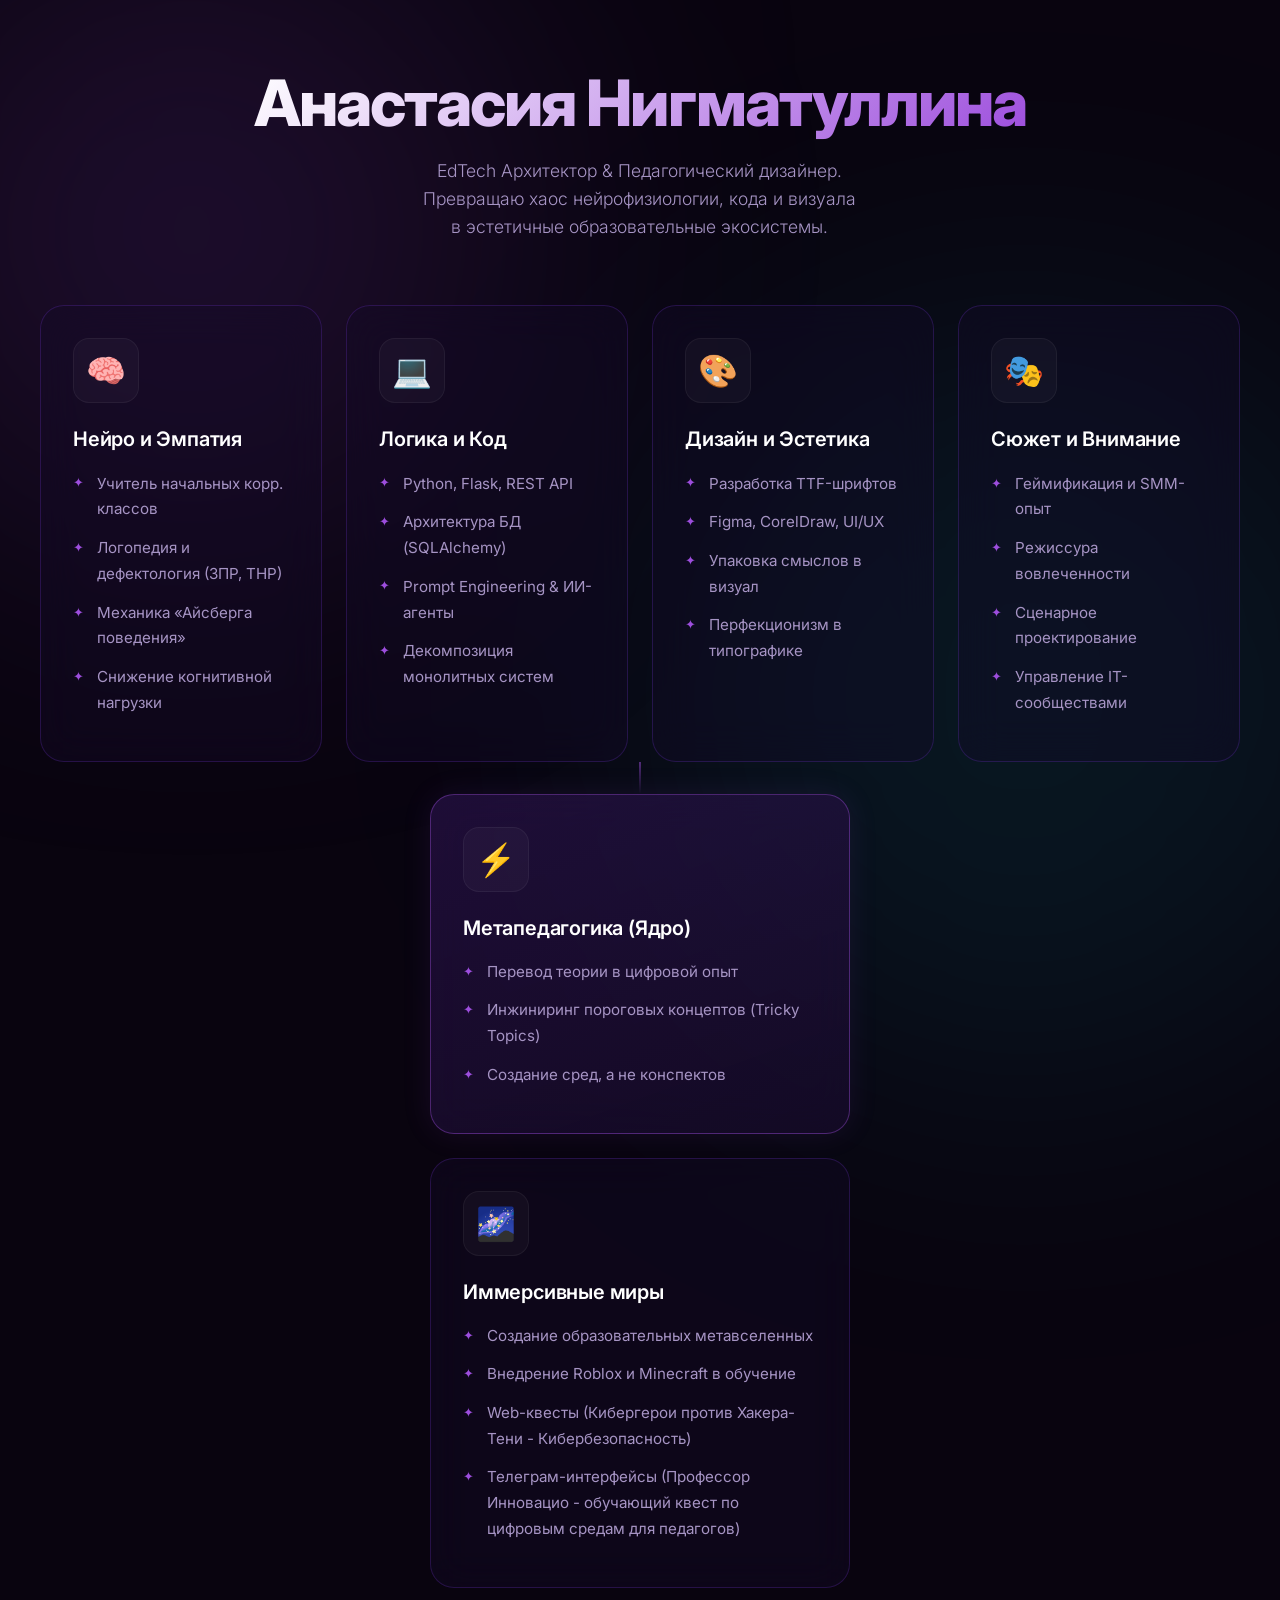
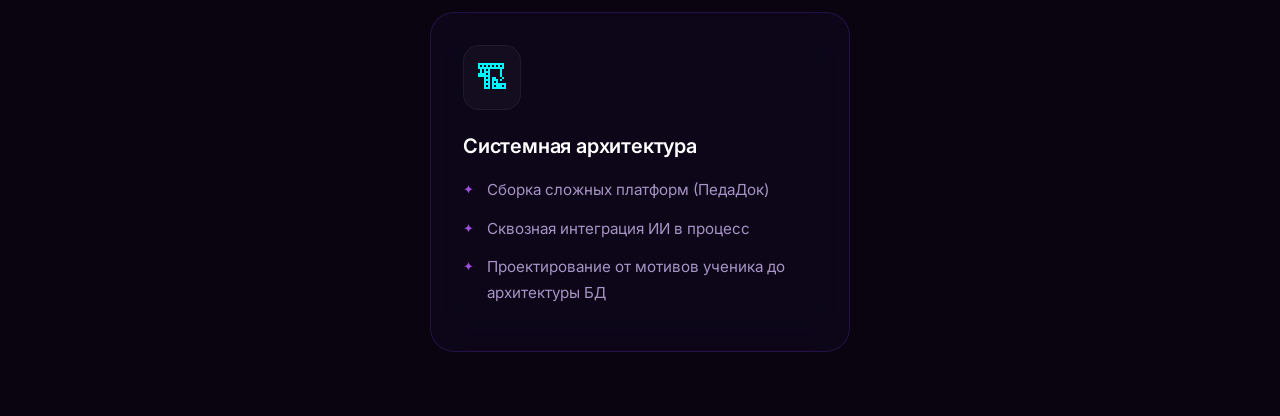
<file: index.html>
<!DOCTYPE html>
<html lang="ru">
<head>
    <meta charset="UTF-8">
    <meta name="viewport" content="width=device-width, initial-scale=1.0">
    <title>Архитектура Навыков | Анастасия Нигматуллина</title>
    <style>
        @import url('https://fonts.googleapis.com/css2?family=Inter:wght@300;400;600;800&display=swap');

        :root {
            --bg-deep: #09040f;
            --glass-bg: rgba(22, 11, 41, 0.4);
            --glass-border: rgba(142, 68, 255, 0.2);
            --neon-purple: #9d4edd;
            --neon-cyan: #00f5ff;
            --text-main: #f3e8ff;
            --text-muted: #a694c4;
        }

        * {
            box-sizing: border-box;
            margin: 0;
            padding: 0;
        }

        body {
            background-color: var(--bg-deep);
            color: var(--text-main);
            font-family: 'Inter', sans-serif;
            overflow-x: hidden;
            position: relative;
            min-height: 100vh;
            padding: 4rem 2rem;
            display: flex;
            flex-direction: column;
            align-items: center;
        }

        /* Абстрактный фоновый шум и свечение */
        .ambient-light {
            position: fixed;
            border-radius: 50%;
            filter: blur(140px);
            z-index: -1;
            pointer-events: none;
        }

        .light-1 {
            top: -10%; left: -10%;
            width: 50vw; height: 50vw;
            background: rgba(157, 78, 221, 0.15);
        }

        .light-2 {
            bottom: -20%; right: -10%;
            width: 60vw; height: 60vw;
            background: rgba(0, 245, 255, 0.08);
        }

        /* Заголовок */
        header {
            text-align: center;
            margin-bottom: 4rem;
            position: relative;
            z-index: 10;
        }

        h1 {
            font-size: clamp(2.5rem, 5vw, 4rem);
            font-weight: 800;
            letter-spacing: -0.03em;
            margin-bottom: 1rem;
            background: linear-gradient(135deg, #ffffff 0%, var(--neon-purple) 100%);
            -webkit-background-clip: text;
            -webkit-text-fill-color: transparent;
        }

        .subtitle {
            font-size: 1.1rem;
            font-weight: 300;
            color: var(--text-muted);
            max-width: 650px;
            margin: 0 auto;
            line-height: 1.6;
        }

        /* T-Shape Layout */
        .t-architecture {
            display: flex;
            flex-direction: column;
            align-items: center;
            width: 100%;
            max-width: 1200px;
            position: relative;
            z-index: 10;
        }

        /* Горизонталь (Сканнер) */
        .horizontal-layer {
            display: grid;
            grid-template-columns: repeat(auto-fit, minmax(260px, 1fr));
            gap: 1.5rem;
            width: 100%;
            margin-bottom: 2rem;
        }

        /* Карточки-Глассморфизм */
        .glass-card {
            background: var(--glass-bg);
            backdrop-filter: blur(20px);
            -webkit-backdrop-filter: blur(20px);
            border: 1px solid var(--glass-border);
            border-radius: 24px;
            padding: 2rem;
            transition: transform 0.4s cubic-bezier(0.16, 1, 0.3, 1), border-color 0.4s ease;
            position: relative;
            overflow: hidden;
        }

        .glass-card::before {
            content: '';
            position: absolute;
            top: 0; left: 0; right: 0;
            height: 1px;
            background: linear-gradient(90deg, transparent, var(--neon-purple), transparent);
            opacity: 0;
            transition: opacity 0.4s ease;
        }

        .glass-card:hover {
            transform: translateY(-8px);
            border-color: rgba(157, 78, 221, 0.5);
            box-shadow: 0 10px 40px -10px rgba(157, 78, 221, 0.2);
        }

        .glass-card:hover::before {
            opacity: 1;
        }

        .icon-wrapper {
            font-size: 2rem;
            margin-bottom: 1.5rem;
            display: inline-block;
            background: rgba(255,255,255,0.03);
            padding: 12px;
            border-radius: 16px;
            border: 1px solid rgba(255,255,255,0.05);
        }

        h3 {
            font-size: 1.25rem;
            font-weight: 600;
            color: #ffffff;
            margin-bottom: 1.2rem;
            letter-spacing: -0.01em;
        }

        ul {
            list-style: none;
            color: var(--text-muted);
            font-size: 0.95rem;
            line-height: 1.7;
        }

        li {
            margin-bottom: 0.8rem;
            position: relative;
            padding-left: 1.5rem;
        }

        li::before {
            content: '✦';
            position: absolute;
            left: 0;
            color: var(--neon-purple);
            font-size: 0.8rem;
            top: 2px;
        }

        /* Вертикаль (Глубина) */
        .vertical-layer {
            display: flex;
            flex-direction: column;
            gap: 1.5rem;
            width: 100%;
            max-width: 420px;
            position: relative;
        }

        /* Соединительная линия T-Shape */
        .vertical-layer::after {
            content: '';
            position: absolute;
            top: -2rem;
            left: 50%;
            transform: translateX(-50%);
            width: 1px;
            height: 2rem;
            background: linear-gradient(to bottom, var(--neon-purple), transparent);
            z-index: -1;
        }

        /* Ядро профиля */
        .core-node {
            background: linear-gradient(160deg, rgba(46, 20, 82, 0.6) 0%, rgba(22, 11, 41, 0.8) 100%);
            border: 1px solid rgba(157, 78, 221, 0.4);
            box-shadow: 0 0 30px rgba(157, 78, 221, 0.1);
        }
    </style>
</head>
<body>

    <div class="ambient-light light-1"></div>
    <div class="ambient-light light-2"></div>

    <header>
        <h1>Анастасия Нигматуллина</h1>
        <p class="subtitle">EdTech Архитектор & Педагогический дизайнер.<br>Превращаю хаос нейрофизиологии, кода и визуала <br>в эстетичные образовательные экосистемы.</p>
    </header>

    <div class="t-architecture">
        
        <!-- ГОРИЗОНТАЛЬ (Ширина охвата) -->
        <div class="horizontal-layer">
            <div class="glass-card">
                <div class="icon-wrapper">🧠</div>
                <h3>Нейро и Эмпатия</h3>
                <ul>
                    <li>Учитель начальных корр. классов</li>
                    <li>Логопедия и дефектология (ЗПР, ТНР)</li>
                    <li>Механика «Айсберга поведения»</li>
                    <li>Снижение когнитивной нагрузки</li>
                </ul>
            </div>
            <div class="glass-card">
                <div class="icon-wrapper">💻</div>
                <h3>Логика и Код</h3>
                <ul>
                    <li>Python, Flask, REST API</li>
                    <li>Архитектура БД (SQLAlchemy)</li>
                    <li>Prompt Engineering & ИИ-агенты</li>
                    <li>Декомпозиция монолитных систем</li>
                </ul>
            </div>
            <div class="glass-card">
                <div class="icon-wrapper">🎨</div>
                <h3>Дизайн и Эстетика</h3>
                <ul>
                    <li>Разработка TTF-шрифтов</li>
                    <li>Figma, CorelDraw, UI/UX</li>
                    <li>Упаковка смыслов в визуал</li>
                    <li>Перфекционизм в типографике</li>
                </ul>
            </div>
            <div class="glass-card">
                <div class="icon-wrapper">🎭</div>
                <h3>Сюжет и Внимание</h3>
                <ul>
                    <li>Геймификация и SMM-опыт</li>
                    <li>Режиссура вовлеченности</li>
                    <li>Сценарное проектирование</li>
                    <li>Управление IT-сообществами</li>
                </ul>
            </div>
        </div>

        <!-- ВЕРТИКАЛЬ (Глубокая экспертиза) -->
        <div class="vertical-layer">
            <div class="glass-card core-node">
                <div class="icon-wrapper" style="color: var(--neon-cyan);">⚡</div>
                <h3>Метапедагогика (Ядро)</h3>
                <ul>
                    <li>Перевод теории в цифровой опыт</li>
                    <li>Инжиниринг пороговых концептов (Tricky Topics)</li>
                    <li>Создание сред, а не конспектов</li>
                </ul>
            </div>
            <div class="glass-card">
                <div class="icon-wrapper" style="color: var(--neon-cyan);">🌌</div>
                <h3>Иммерсивные миры</h3>
                <ul>
                  <li>Создание образовательных метавселенных</li>
                    <li>Внедрение Roblox и Minecraft в обучение</li>
                    <li>Web-квесты (Кибергерои против Хакера-Тени - Кибербезопасность)</li>
                    <li>Телеграм-интерфейсы (Профессор Инновацио - обучающий квест по цифровым средам для педагогов)</li>
                </ul>
            </div>
            <div class="glass-card">
                <div class="icon-wrapper" style="color: var(--neon-cyan);">🏗</div>
                <h3>Системная архитектура</h3>
                <ul>
                    <li>Сборка сложных платформ (ПедаДок)</li>
                    <li>Сквозная интеграция ИИ в процесс</li>
                    <li>Проектирование от мотивов ученика до архитектуры БД</li>
                </ul>
            </div>
        </div>

    </div>

</body>
</html>
</file>
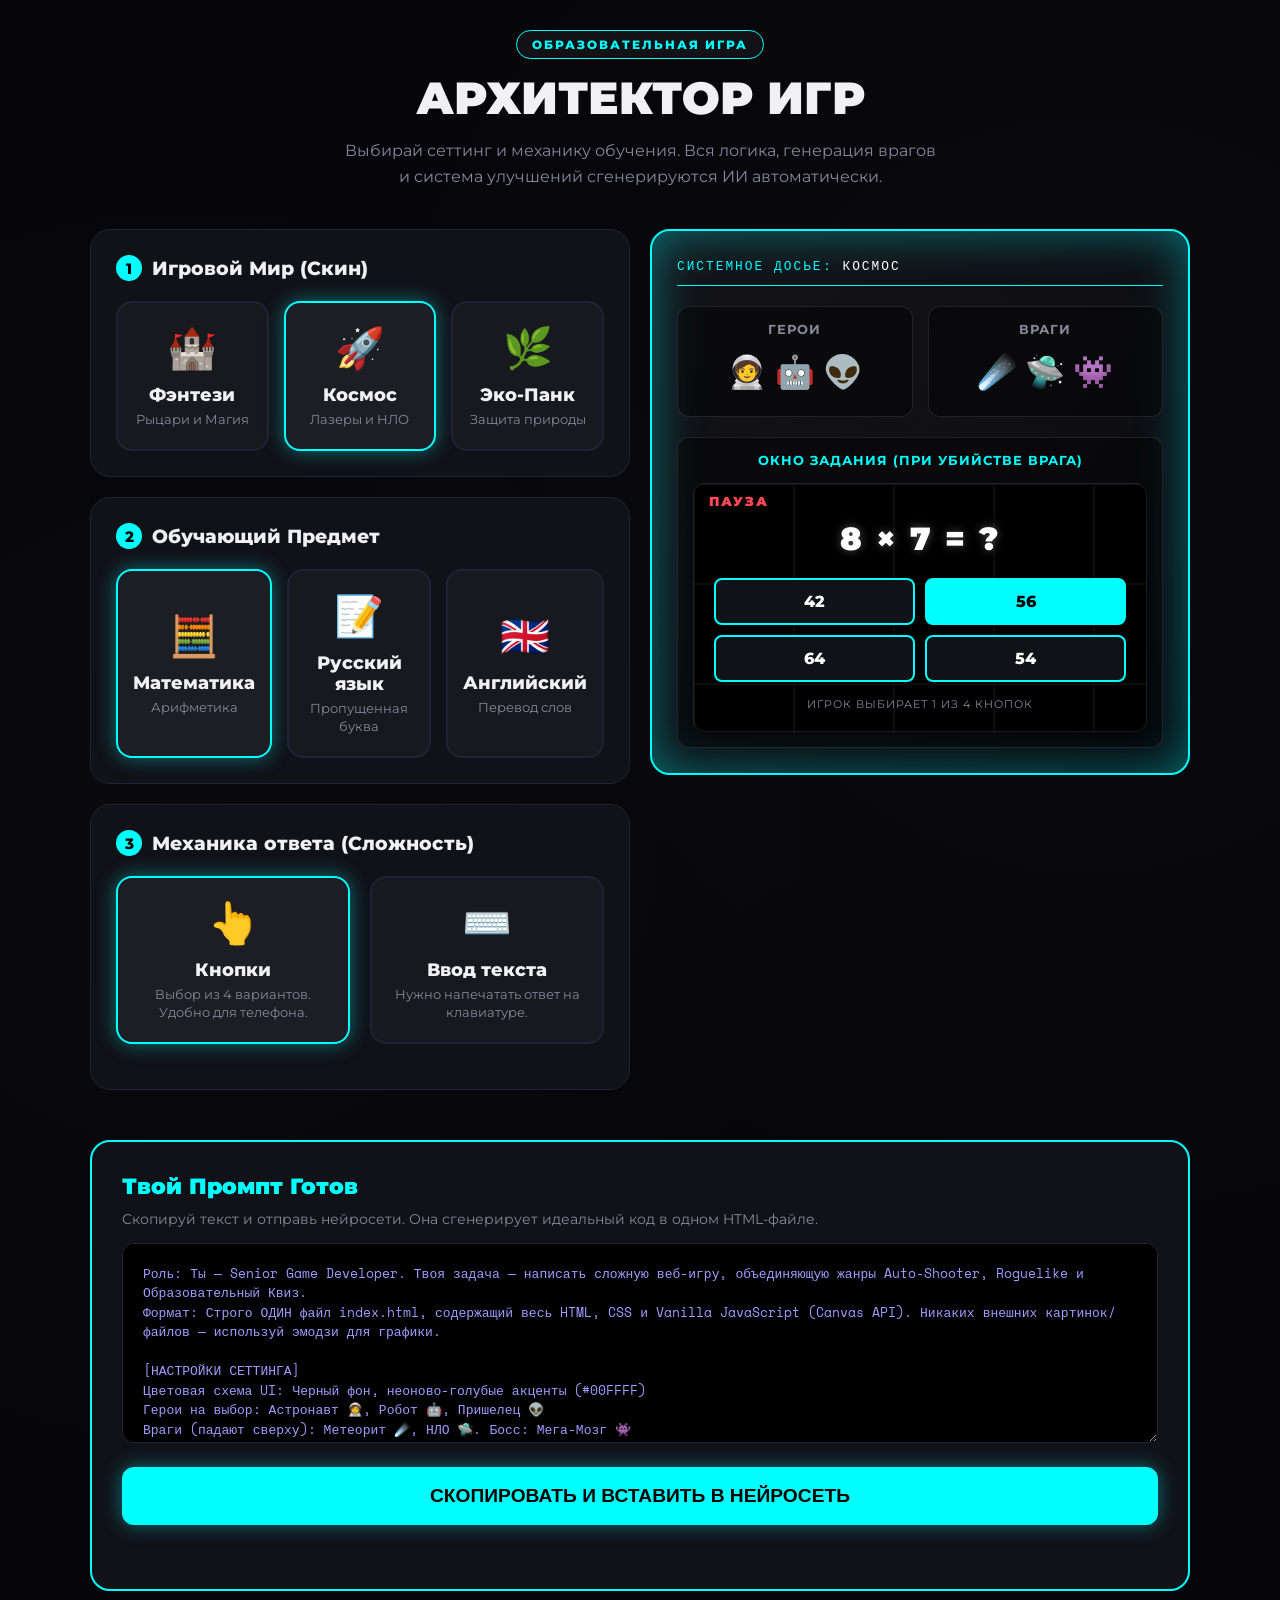
<file: edu_game.html>
<!DOCTYPE html>
<html lang="ru">
<head>
<meta charset="UTF-8">
<meta name="viewport" content="width=device-width, initial-scale=1.0">
<title>Мастерская: Образовательный Автошутер</title>
<style>
@import url('https://fonts.googleapis.com/css2?family=Montserrat:wght@400;600;800;900&family=Space+Mono:wght@700&display=swap');

:root {
  --bg-deep: #05050a;
  --bg-panel: #111118;
  --line: #222233;
  --text-main: #f0f0f5;
  --text-dim: #888899;
  --accent: #00ffff;
  --accent-glow: rgba(0, 255, 255, 0.4);
}

* { box-sizing: border-box; margin: 0; padding: 0; }
body {
  background: var(--bg-deep);
  background-image: 
    radial-gradient(circle at 15% 50%, rgba(255,255,255,0.02) 0%, transparent 50%),
    radial-gradient(circle at 85% 30%, rgba(255,255,255,0.02) 0%, transparent 50%);
  color: var(--text-main);
  font-family: 'Montserrat', sans-serif;
  min-height: 100vh;
  padding: 30px 15px 60px;
}

.container { max-width: 1100px; margin: 0 auto; }

/* Шапка */
.header { text-align: center; margin-bottom: 40px; }
.badge {
  display: inline-block; padding: 6px 15px; border-radius: 20px; font-weight: 800; font-size: 0.75em;
  letter-spacing: 2px; text-transform: uppercase; margin-bottom: 15px;
  background: rgba(255, 255, 255, 0.05); border: 1px solid var(--accent); color: var(--accent);
}
.header h1 { font-size: 2.8em; font-weight: 900; line-height: 1.1; margin-bottom: 15px; text-transform: uppercase; }
.header p { color: var(--text-dim); max-width: 600px; margin: 0 auto; line-height: 1.6; }

/* Сетки */
.grid-2 { display: grid; grid-template-columns: 1fr 1fr; gap: 20px; margin-bottom: 20px; }
.grid-3 { display: grid; grid-template-columns: repeat(3, 1fr); gap: 15px; }
@media (max-width: 900px) { .grid-2, .grid-3 { grid-template-columns: 1fr; } }

/* Секции выбора */
.section { background: var(--bg-panel); border: 1px solid var(--line); border-radius: 20px; padding: 25px; margin-bottom: 20px; }
.section h2 { font-size: 1.2em; font-weight: 800; margin-bottom: 20px; display: flex; align-items: center; gap: 10px; }
.section h2 span { display: inline-flex; justify-content: center; align-items: center; width: 26px; height: 26px; background: var(--accent); color: #000; border-radius: 50%; font-size: 0.8em; }

/* Карточки */
.card {
  background: rgba(255,255,255,0.03); border: 2px solid var(--line); border-radius: 16px;
  padding: 20px 15px; text-align: center; cursor: pointer; transition: 0.2s;
  display: flex; flex-direction: column; align-items: center; justify-content: center;
}
.card:hover { transform: translateY(-3px); border-color: rgba(255,255,255,0.2); }
.card.selected { border-color: var(--accent); background: rgba(255,255,255,0.05); box-shadow: 0 0 20px var(--accent-glow); }
.c-icon { font-size: 2.5em; margin-bottom: 12px; }
.c-title { font-weight: 800; margin-bottom: 6px; font-size: 1.1em; }
.c-desc { font-size: 0.8em; color: var(--text-dim); line-height: 1.4; }

/* ДОСЬЕ */
.showcase {
  background: linear-gradient(135deg, rgba(255,255,255,0.05), transparent);
  border: 2px solid var(--accent); border-radius: 20px; overflow: hidden;
  position: relative; padding: 25px; box-shadow: inset 0 0 50px var(--accent-glow);
  transition: all 0.5s ease;
}
.sc-title { font-family: 'Space Mono', monospace; color: var(--accent); font-size: 0.8em; letter-spacing: 2px; text-transform: uppercase; margin-bottom: 20px; border-bottom: 1px solid var(--accent); padding-bottom: 10px; }

.sc-row { display: flex; justify-content: space-between; align-items: stretch; gap: 15px; margin-bottom: 20px; }
.sc-col { flex: 1; background: rgba(0,0,0,0.4); border-radius: 12px; padding: 15px; text-align: center; border: 1px solid rgba(255,255,255,0.1); }
.sc-col h3 { font-size: 0.8em; color: var(--text-dim); text-transform: uppercase; letter-spacing: 1px; margin-bottom: 15px; }
.sc-emoji-group { display: flex; justify-content: center; gap: 10px; font-size: 2em; margin-bottom: 10px; }

/* Превью Задания */
.task-preview-box {
  background: url('data:image/svg+xml;utf8,<svg xmlns="http://www.w3.org/2000/svg" width="100" height="100" opacity="0.05"><rect width="100" height="100" fill="none" stroke="%23ffffff" stroke-width="2"/></svg>') #000;
  border: 1px solid rgba(255,255,255,0.1); border-radius: 12px; padding: 20px; text-align: center;
  position: relative; overflow: hidden;
}
.task-preview-box::before {
  content: "ПАУЗА"; position: absolute; top: 10px; left: 15px; font-weight: 900; color: #ff4757; font-size: 0.8em; letter-spacing: 2px;
}
.tp-question {
  font-size: 2em; font-weight: 900; color: #fff; margin: 15px 0 20px; letter-spacing: 2px; text-shadow: 0 0 10px rgba(255,255,255,0.3);
}
/* Сетка кнопок */
.tp-buttons { display: grid; grid-template-columns: 1fr 1fr; gap: 10px; }
.tp-btn {
  background: var(--bg-panel); border: 2px solid var(--accent); border-radius: 8px;
  padding: 12px; color: #fff; font-weight: 800; font-size: 1em; cursor: default;
}
.tp-btn.correct { background: var(--accent); color: #000; }
/* Поле ввода */
.tp-input-wrapper { display: flex; justify-content: center; margin-bottom: 10px; }
.tp-input {
  background: transparent; border: none; border-bottom: 3px solid var(--accent);
  color: var(--accent); font-size: 2em; font-weight: 900; width: 150px; text-align: center; outline: none; font-family: 'Space Mono', monospace;
}
.tp-input::placeholder { color: rgba(255,255,255,0.2); }
.tp-hint { font-size: 0.7em; color: var(--text-dim); text-transform: uppercase; letter-spacing: 1px; margin-top: 15px; }

/* Вывод Промпта */
.output { background: var(--bg-panel); border: 2px solid var(--accent); border-radius: 20px; padding: 30px; margin-top: 30px; }
.output h2 { font-size: 1.4em; color: var(--accent); margin-bottom: 10px; font-weight: 900; }
textarea {
  width: 100%; height: 200px; background: #000; border: 1px solid var(--line);
  border-radius: 12px; color: #a29bfe; padding: 20px; font-family: 'Space Mono', monospace;
  font-size: 13px; resize: vertical; outline: none; margin: 15px 0 20px; line-height: 1.5;
}
.btn-copy {
  background: var(--accent); color: #000; font-weight: 900; font-size: 1.2em;
  padding: 18px; border: none; border-radius: 12px; cursor: pointer; width: 100%;
  text-transform: uppercase; transition: 0.2s; box-shadow: 0 0 20px var(--accent-glow);
}
.btn-copy:hover { transform: translateY(-2px); filter: brightness(1.2); }
.toast { text-align: center; color: var(--accent); font-weight: bold; margin-top: 15px; opacity: 0; transition: 0.3s; }

.fade-update { animation: flashUpdate 0.5s ease; }
@keyframes flashUpdate { 0% { opacity: 0; transform: scale(0.98); filter: brightness(2); } 100% { opacity: 1; transform: scale(1); filter: brightness(1); } }
</style>
</head>
<body>

<div class="container">
  <div class="header">
    <div class="badge">Образовательная игра</div>
    <h1>Архитектор Игр</h1>
    <p>Выбирай сеттинг и механику обучения. Вся логика, генерация врагов и система улучшений сгенерируются ИИ автоматически.</p>
  </div>

  <div class="grid-2">
    <!-- Левая колонка -->
    <div>
      <div class="section">
        <h2><span>1</span> Игровой Мир (Скин)</h2>
        <div class="grid-3" id="theme-row"></div>
      </div>

      <div class="section">
        <h2><span>2</span> Обучающий Предмет</h2>
        <div class="grid-3" id="subject-row"></div>
      </div>

      <div class="section">
        <h2><span>3</span> Механика ответа (Сложность)</h2>
        <div class="grid-2" id="input-row"></div>
      </div>
    </div>

    <!-- Правая колонка: ДОСЬЕ -->
    <div>
      <div class="showcase" id="showcase-panel">
        <div class="sc-title">СИСТЕМНОЕ ДОСЬЕ: <span id="sc-world-name" style="color: #fff;"></span></div>
        
        <div class="sc-row">
          <div class="sc-col">
            <h3>Герои</h3>
            <div class="sc-emoji-group" id="sc-heroes-emojis"></div>
          </div>
          <div class="sc-col">
            <h3>Враги</h3>
            <div class="sc-emoji-group" id="sc-enemies-emojis"></div>
          </div>
        </div>

        <!-- ПРЕВЬЮ ЗАДАНИЯ -->
        <div class="sc-col" style="margin-bottom: 0;">
          <h3 style="color: var(--accent);">Окно задания (При убийстве врага)</h3>
          <div class="task-preview-box" id="task-preview-box">
            <!-- Динамический контент превью -->
          </div>
        </div>

      </div>
    </div>
  </div>

  <div class="output">
    <h2>Твой Промпт Готов</h2>
    <p style="color: var(--text-dim); font-size: 0.9em;">Скопируй текст и отправь нейросети. Она сгенерирует идеальный код в одном HTML-файле.</p>
    <textarea id="promptOut" readonly></textarea>
    <button class="btn-copy" id="copyBtn">СКОПИРОВАТЬ И ВСТАВИТЬ В НЕЙРОСЕТЬ</button>
    <div class="toast" id="toast">✅ Промпт скопирован! Переходи в чат с ИИ.</div>
  </div>
</div>

<script>
// БАЗА ДАННЫХ
const DATA = {
  theme: {
    fantasy: {
      id: 'fantasy', icon: '🏰', title: 'Фэнтези', desc: 'Рыцари и Магия', accent: '#FFD700',
      heroesEmojis: '🤺 🧙 🧝‍♂️', enemiesEmojis: '👹 💀 🐉',
      uiColor: 'Темно-синий фон, золотые акценты (#FFD700)', bgDesc: 'Темное небо и силуэты замка',
      heroList: 'Рыцарь 🤺, Маг 🧙, Эльф 🧝‍♂️', enemyList: 'Гоблин 👹, Скелет 💀. Босс: Дракон 🐉'
    },
    space: {
      id: 'space', icon: '🚀', title: 'Космос', desc: 'Лазеры и НЛО', accent: '#00FFFF',
      heroesEmojis: '🧑‍🚀 🤖 👽', enemiesEmojis: '☄️ 🛸 👾',
      uiColor: 'Черный фон, неоново-голубые акценты (#00FFFF)', bgDesc: 'Глубокий космос со звездами',
      heroList: 'Астронавт 🧑‍🚀, Робот 🤖, Пришелец 👽', enemyList: 'Метеорит ☄️, НЛО 🛸. Босс: Мега-Мозг 👾'
    },
    eco: {
      id: 'eco', icon: '🌿', title: 'Эко-Панк', desc: 'Защита природы', accent: '#39FF14',
      heroesEmojis: '🧑‍🌾 🐼 🦉', enemiesEmojis: '🗑️ 🦗 🧟',
      uiColor: 'Темно-зеленый фон, салатовые акценты (#39FF14)', bgDesc: 'Ночной лес',
      heroList: 'Егерь 🧑‍🌾, Панда 🐼, Сова 🦉', enemyList: 'Мусор 🗑️, Саранча 🦗. Босс: Токсичный Монстр 🧟'
    }
  },
  subject: {
    math: { 
      id: 'math', icon: '🧮', title: 'Математика', desc: 'Арифметика', 
      q: '8 × 7 = ?', a1: '42', a2: '56', a3: '64', a4: '54', correct: '56',
      promptObj: 'Математика. Пул из 20 случайных примеров на сложение, вычитание и умножение (например: 5+7 = ?, 12-4 = ?, 3*4 = ?).' 
    },
    rus: { 
      id: 'rus', icon: '📝', title: 'Русский язык', desc: 'Пропущенная буква', 
      q: 'М _ Л О К О', a1: 'А', a2: 'И', a3: 'Е', a4: 'О', correct: 'О',
      promptObj: 'Русский язык. Пул из 20 словарных слов с пропущенной буквой, на месте которой стоит нижнее подчеркивание (например: М_ЛОКО, С_БАКА, Ж_ШИ).' 
    },
    eng: { 
      id: 'eng', icon: '🇬🇧', title: 'Английский', desc: 'Перевод слов', 
      q: 'SPACE', a1: 'Земля', a2: 'Небо', a3: 'Космос', a4: 'Звезда', correct: 'Космос',
      promptObj: 'Английский язык. Пул из 20 базовых английских слов для перевода на русский (например: Apple -> Яблоко, Space -> Космос, Dog -> Собака).' 
    }
  },
  inputMode: {
    buttons: { 
      id: 'buttons', icon: '👆', title: 'Кнопки', desc: 'Выбор из 4 вариантов. Удобно для телефона.', 
      promptInst: 'В модальном окне покажи Вопрос и 4 большие красивые HTML-кнопки с вариантами ответов (один правильный, три случайных/неверных). Игрок должен кликнуть мышкой или тапнуть по кнопке с правильным ответом.' 
    },
    keyboard: { 
      id: 'keyboard', icon: '⌨️', title: 'Ввод текста', desc: 'Нужно напечатать ответ на клавиатуре.', 
      promptInst: 'В модальном окне покажи Вопрос и HTML поле ввода (<input type="text">). Игрок должен напечатать правильный ответ на клавиатуре и нажать клавишу Enter для подтверждения. Сделай автофокус (focus) на поле ввода при появлении окна, чтобы сразу можно было печатать.' 
    }
  }
};

let state = { theme: 'space', subject: 'math', inputMode: 'buttons' };

// Рендер карточек
function renderCards(type, containerId) {
  const container = document.getElementById(containerId);
  container.innerHTML = Object.values(DATA[type]).map(item => `
    <div class="card ${state[type] === item.id ? 'selected' : ''}" data-type="${type}" data-id="${item.id}">
      <div class="c-icon">${item.icon}</div>
      <div class="c-title">${item.title}</div>
      <div class="c-desc">${item.desc}</div>
    </div>
  `).join('');

  container.querySelectorAll('.card').forEach(card => {
    card.addEventListener('click', () => {
      state[type] = card.dataset.id;
      container.querySelectorAll('.card').forEach(c => c.classList.remove('selected'));
      card.classList.add('selected');
      updateUI();
    });
  });
}

// Рендер Превью Задания
function renderTaskPreview() {
  const s = DATA.subject[state.subject];
  const m = state.inputMode;
  const container = document.getElementById('task-preview-box');
  
  let html = `<div class="tp-question">${s.q}</div>`;
  
  if (m === 'buttons') {
    html += `
      <div class="tp-buttons">
        <div class="tp-btn">${s.a1}</div>
        <div class="tp-btn correct">${s.correct}</div>
        <div class="tp-btn">${s.a3}</div>
        <div class="tp-btn">${s.a4}</div>
      </div>
      <div class="tp-hint">Игрок выбирает 1 из 4 кнопок</div>
    `;
  } else {
    html += `
      <div class="tp-input-wrapper">
        <input type="text" class="tp-input" placeholder="_" disabled>
      </div>
      <div class="tp-hint">Игрок печатает ответ и жмет ENTER</div>
    `;
  }
  container.innerHTML = html;
}

// Обновление Досье и Промпта
function updateUI() {
  const t = DATA.theme[state.theme];
  const s = DATA.subject[state.subject];
  const m = DATA.inputMode[state.inputMode];

  // Меняем акцентный цвет
  document.documentElement.style.setProperty('--accent', t.accent);
  document.documentElement.style.setProperty('--accent-glow', `rgba(${hexToRgb(t.accent)}, 0.4)`);

  // Обновляем Досье с анимацией
  const showcase = document.getElementById('showcase-panel');
  showcase.classList.remove('fade-update');
  void showcase.offsetWidth;
  showcase.classList.add('fade-update');

  document.getElementById('sc-world-name').textContent = t.title.toUpperCase();
  document.getElementById('sc-heroes-emojis').textContent = t.heroesEmojis;
  document.getElementById('sc-enemies-emojis').textContent = t.enemiesEmojis;
  
  renderTaskPreview();

  // Формируем Промпт
  const prompt = `Роль: Ты — Senior Game Developer. Твоя задача — написать сложную веб-игру, объединяющую жанры Auto-Shooter, Roguelike и Образовательный Квиз.
Формат: Строго ОДИН файл index.html, содержащий весь HTML, CSS и Vanilla JavaScript (Canvas API). Никаких внешних картинок/файлов — используй эмодзи для графики.

[НАСТРОЙКИ СЕТТИНГА]
Цветовая схема UI: ${t.uiColor}
Герои на выбор: ${t.heroList}
Враги (падают сверху): ${t.enemyList}

[АРХИТЕКТУРА И МЕНЮ]
Игра начинается с двух последовательных красивых HTML-модалок поверх Canvas:
1. Экран выбора героя (покажи 3 героя). У каждого свои статы (скорость, HP, урон).
2. Экран выбора сложности (Легко, Нормально, Сложно). Влияет на начальное HP врагов и множитель очков.
После выбора начинается игра на Canvas.

[ИГРОВОЙ ПРОЦЕСС НА CANVAS]
— Управление: игрок двигается только Влево/Вправо (стрелки клавиатуры).
— Стрельба: Автоматическая вверх с заданной частотой (fireRate).
— Враги: Спавнятся сверху и падают вниз. Разные траектории (прямо, зигзаг, синусоида). Над каждым врагом рисуй мини-полоску HP.
— Босс: Появляется каждые 10 убитых врагов (очень много ХП).
— Визуал: Многослойный фон (${t.bgDesc}). При попадании во врага и смерти — система частиц на Canvas (взрывы).
— HUD (Интерфейс): HTML-панель поверх игры. HP, Очки, Индикатор Угрозы, текущие статы оружия.
— Скорость: пусть игры начинается медленно и с появления одного врага, всего далее на экране будет не более 5 врагов. одновременнодва спавниться не могут - только последовательно или через какой-то промежуток времени, чтобы в игру могли поиграть дети.

[ОБРАЗОВАТЕЛЬНАЯ МЕХАНИКА (КВИЗ)]
Предмет: ${s.promptObj}
КОГДА ИГРОК УБИВАЕТ ВРАГА:
1. Игра ставится на жесткую ПАУЗУ (отменяется движение, стрельба и рендер частиц).
2. Всплывает модальное HTML-окно с вопросом из пула (сгенерируй массив на минимум 20 разных заданий).
3. МЕХАНИКА ОТВЕТА: ${m.promptInst}
4. НЕВЕРНЫЙ ответ: окно мигает красным, окно закрывается, игра продолжается без бонуса.
5. ВЕРНЫЙ ответ: окно закрывается и тут же открывается экран Улучшений (Roguelike).

[СИСТЕМА УЛУЧШЕНИЙ (ROGUELIKE)]
Создай внутри JS пул из 20 уникальных перков (объектов). Примеры эффектов: "Урон +5", "Двойные пули", "Скорость стрельбы +0.3x", "Ледяные пули (замедляют)", "Самонаводящиеся пули", "Вампиризм (лечение)" и т.д.
— На экране улучшений покажи 3 СЛУЧАЙНЫХ карточки из пула. Игрок должен кликнуть на одну.
— При выборе перка: статы игрока навсегда меняются, Индикатор Угрозы растет (все новые враги становятся толще), игра снимается с паузы.
— Использованные перки не выпадают повторно.

[СМЕРТЬ И КОНЕЦ ИГРЫ]
Если враг долетает до низа или бьет игрока — урон. HP = 0 — модалка "GAME OVER" с финальным счетом и кнопкой Рестарт.

Пиши код профессионально: классы (class Game, Player, Bullet, Enemy), requestAnimationFrame, физика частиц. Выведи ВЕСЬ код полностью, без сокращений "и так далее".`;

  document.getElementById('promptOut').value = prompt;
}

function hexToRgb(hex) {
  let result = /^#?([a-f\d]{2})([a-f\d]{2})([a-f\d]{2})$/i.exec(hex);
  return result ? `${parseInt(result[1], 16)}, ${parseInt(result[2], 16)}, ${parseInt(result[3], 16)}` : '0,255,255';
}

document.getElementById('copyBtn').addEventListener('click', () => {
  const txt = document.getElementById('promptOut');
  txt.select();
  document.execCommand('copy');
  const toast = document.getElementById('toast');
  toast.style.opacity = '1';
  setTimeout(() => toast.style.opacity = '0', 2500);
});

// Инициализация
renderCards('theme', 'theme-row');
renderCards('subject', 'subject-row');
renderCards('inputMode', 'input-row');
updateUI();
</script>
</body>
</html>
</file>
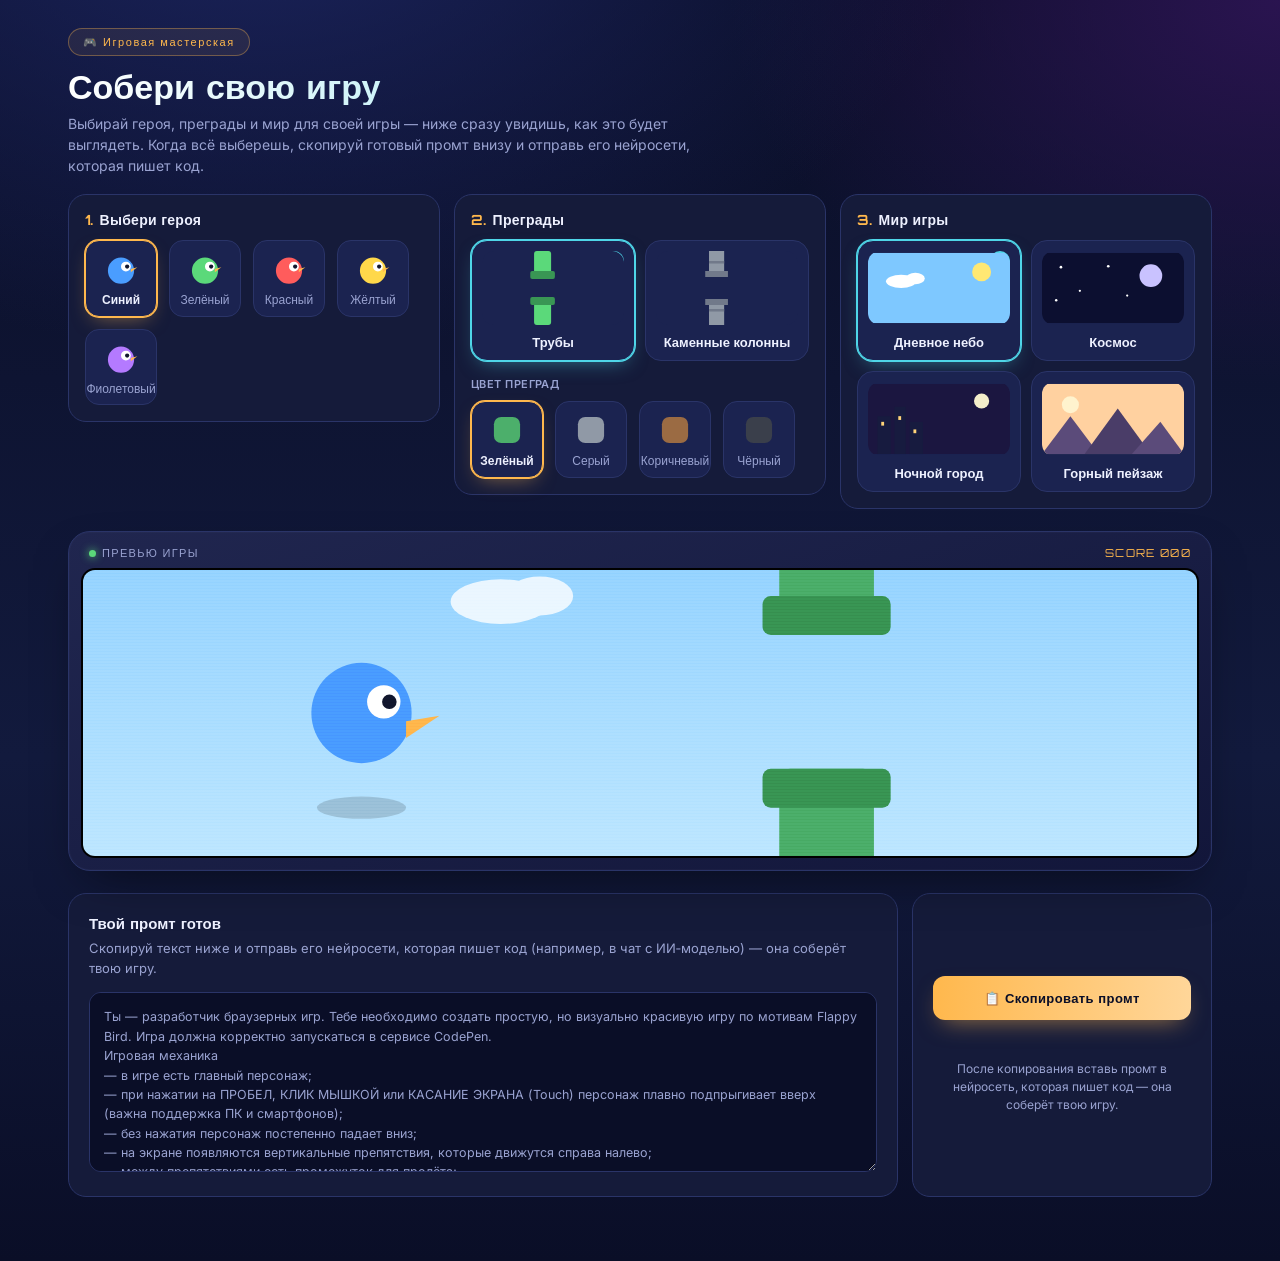
<file: fluppy_prompt.html>
<!DOCTYPE html>
<html lang="ru">
<head>
<meta charset="UTF-8">
<meta name="viewport" content="width=device-width, initial-scale=1.0">
<title>Собери свою игру</title>
<style>
@import url('https://fonts.googleapis.com/css2?family=Orbitron:wght@600;700;800&family=Inter:wght@400;500;600;700&display=swap');

:root{
  --bg-0:#0a0e27;
  --bg-1:#121a3d;
  --panel:#151b3a;
  --panel-2:#1b2350;
  --line:#2a3468;
  --text:#eef1ff;
  --text-dim:#9aa3d1;
  --amber:#ffb84d;
  --cyan:#4fd6e8;
  --magenta:#ff5fa8;
  --green-ok:#5bd97a;
}

*{box-sizing:border-box;}
html,body{margin:0;padding:0;}
body{
  background: radial-gradient(1200px 800px at 20% -10%, #1c2560 0%, transparent 60%),
              radial-gradient(1000px 700px at 100% 0%, #2a1450 0%, transparent 55%),
              linear-gradient(180deg, var(--bg-0), var(--bg-1) 60%, #0a0e27);
  color:var(--text);
  font-family:'Inter',sans-serif;
  min-height:100vh;
}

.page{
  max-width:1180px;
  margin:0 auto;
  padding:28px 18px 64px;
}

/* ---------- Header ---------- */
.brand{
  display:inline-flex;
  align-items:center;
  gap:8px;
  font-family:'Orbitron',sans-serif;
  font-size:11px;
  letter-spacing:.14em;
  color:var(--amber);
  background:rgba(255,184,77,0.08);
  border:1px solid rgba(255,184,77,0.35);
  border-radius:999px;
  padding:6px 14px;
  margin-bottom:12px;
}
h1{
  font-family:'Orbitron',sans-serif;
  font-weight:800;
  font-size:clamp(24px,4.5vw,34px);
  margin:0 0 8px;
  line-height:1.1;
  background:linear-gradient(90deg,#fff,var(--cyan));
  -webkit-background-clip:text;
  background-clip:text;
  -webkit-text-fill-color:transparent;
}
.subtitle{
  color:var(--text-dim);
  font-size:14px;
  line-height:1.5;
  max-width:640px;
  margin:0 0 18px;
}

/* ---------- Console / live preview ---------- */
.console-wrap{
  position:relative;
  margin-bottom:22px;
  border-radius:22px;
  padding:12px;
  background:linear-gradient(160deg,#20264f,#12163a);
  border:1px solid var(--line);
  box-shadow:0 20px 50px -20px rgba(0,0,0,0.6), inset 0 0 0 1px rgba(255,255,255,0.02);
}
.console-hud{
  display:flex;
  justify-content:space-between;
  align-items:center;
  padding:2px 8px 8px;
  font-family:'Orbitron',sans-serif;
  font-size:11px;
  letter-spacing:.12em;
  color:var(--text-dim);
}
.console-hud .dot{
  display:inline-block;
  width:7px;height:7px;
  border-radius:50%;
  background:var(--green-ok);
  margin-right:6px;
  box-shadow:0 0 8px var(--green-ok);
  animation:pulse 1.6s ease-in-out infinite;
}
.console-hud .score{color:var(--amber);}
@keyframes pulse{0%,100%{opacity:1;}50%{opacity:.35;}}

.screen{
  position:relative;
  width:100%;
  height:clamp(200px,26vw,290px);
  border-radius:14px;
  overflow:hidden;
  background:#000;
  border:2px solid #000;
}
.screen svg{width:100%;height:100%;display:block;}
.screen::after{
  content:'';
  position:absolute;inset:0;
  background:repeating-linear-gradient(180deg, rgba(0,0,0,0.12) 0px, rgba(0,0,0,0.12) 1px, transparent 1px, transparent 3px);
  pointer-events:none;
  mix-blend-mode:overlay;
  opacity:.5;
}

/* SVG decorations */
.cloud{animation:sway 6s ease-in-out infinite alternate;}
.cloud2{animation-duration:7.5s; animation-delay:-1s;}
.cloud3{animation-duration:5.2s; animation-delay:-2.4s;}
@keyframes sway{from{transform:translateX(-10px);}to{transform:translateX(10px);}}

.star{animation:twinkle 2.4s ease-in-out infinite;}
@keyframes twinkle{0%,100%{opacity:.25;}50%{opacity:1;}}

.window{animation:flicker 3.6s ease-in-out infinite;}
@keyframes flicker{0%,42%,100%{opacity:1;}46%,54%{opacity:.35;}}

#character{animation:bob 1.5s ease-in-out infinite;}
@keyframes bob{0%,100%{transform:translateY(0);}50%{transform:translateY(-9px);}}

#obstaclePair{animation:swayObs 4.5s ease-in-out infinite;}
@keyframes swayObs{0%,100%{transform:translateY(0);}50%{transform:translateY(3px);}}

/* ---------- Picker sections ---------- */
.panels-grid{
  display:grid;
  grid-template-columns:repeat(3,1fr);
  gap:14px;
  margin-bottom:22px;
  align-items:start;
}
.picker{
  background:var(--panel);
  border:1px solid var(--line);
  border-radius:18px;
  padding:16px;
  margin-bottom:0;
}
.picker h2{
  font-family:'Orbitron',sans-serif;
  font-size:14px;
  letter-spacing:.02em;
  margin:0 0 12px;
  color:var(--text);
}
.picker h2 .n{
  color:var(--amber);
  margin-right:6px;
}
.picker h3.sub{
  font-family:'Inter',sans-serif;
  font-size:11px;
  font-weight:600;
  letter-spacing:.04em;
  color:var(--text-dim);
  margin:16px 0 10px;
  text-transform:uppercase;
}

.swatch-row{
  display:flex;
  gap:12px;
  flex-wrap:wrap;
}
.swatch{
  background:var(--panel-2);
  border:1px solid var(--line);
  border-radius:14px;
  padding:10px 6px 8px;
  width:72px;
  display:flex;
  flex-direction:column;
  align-items:center;
  gap:6px;
  cursor:pointer;
  transition:transform .15s ease, border-color .15s ease, background .15s ease;
}
.swatch:hover{transform:translateY(-2px);}
.swatch svg{width:36px;height:36px;}
.swatch span{
  font-size:12px;
  color:var(--text-dim);
  text-align:center;
  line-height:1.2;
}
.swatch.selected{
  border-color:var(--amber);
  background:var(--panel-2);
  box-shadow:0 0 0 1px var(--amber), 0 8px 20px -8px rgba(255,184,77,0.5);
}
.swatch.selected span{color:var(--text);font-weight:600;}

.card-row{
  display:grid;
  grid-template-columns:repeat(auto-fit,minmax(120px,1fr));
  gap:10px;
}
.card{
  position:relative;
  background:var(--panel-2);
  border:1px solid var(--line);
  border-radius:16px;
  padding:10px;
  cursor:pointer;
  transition:transform .15s ease, border-color .15s ease, background .15s ease;
}
.card:hover{transform:translateY(-2px);}
.card .thumb{
  width:100%;
  height:74px;
  border-radius:12px;
  margin-bottom:10px;
  overflow:hidden;
  position:relative;
}
.card .thumb svg{width:100%;height:100%;display:block;}
.card .label{
  font-size:13px;
  font-weight:600;
  color:var(--text);
}
.card.selected{
  border-color:var(--cyan);
  background:var(--panel-2);
  box-shadow:0 0 0 1px var(--cyan), 0 8px 20px -8px rgba(79,214,232,0.5);
}
.card .check{
  position:absolute;
  top:10px;right:10px;
  width:20px;height:20px;
  border-radius:50%;
  background:var(--cyan);
  color:#0a0e27;
  font-size:12px;
  font-weight:800;
  display:none;
  align-items:center;
  justify-content:center;
}
.card.selected .check{display:flex;}

/* ---------- Output ---------- */
.bottom-grid{
  display:grid;
  grid-template-columns:1fr 300px;
  gap:14px;
  align-items:start;
}
.output{
  background:var(--panel);
  border:1px solid var(--line);
  border-radius:18px;
  padding:20px;
}
.output h2{
  font-family:'Orbitron',sans-serif;
  font-size:15px;
  margin:0 0 6px;
}
.output p.hint{
  color:var(--text-dim);
  font-size:13px;
  margin:0 0 14px;
  line-height:1.5;
}
textarea{
  width:100%;
  min-height:180px;
  resize:vertical;
  background:#0a0e27;
  border:1px solid var(--line);
  border-radius:12px;
  color:var(--text-dim);
  font-family:'Inter',monospace;
  font-size:12.5px;
  line-height:1.55;
  padding:14px;
}
.actions-panel{
  background:var(--panel);
  border:1px solid var(--line);
  border-radius:18px;
  padding:20px;
  display:flex;
  flex-direction:column;
  justify-content:center;
  height:100%;
}
.copy-row{
  display:flex;
  flex-direction:column;
  align-items:stretch;
  gap:12px;
}
.copy-btn{
  font-family:'Orbitron',sans-serif;
  font-size:13px;
  letter-spacing:.03em;
  color:#0a0e27;
  background:linear-gradient(90deg,var(--amber),#ffd699);
  border:none;
  border-radius:12px;
  padding:14px 22px;
  cursor:pointer;
  font-weight:700;
  transition:transform .12s ease, box-shadow .12s ease;
  box-shadow:0 10px 24px -10px rgba(255,184,77,0.6);
}
.copy-btn:hover{transform:translateY(-1px);}
.copy-btn:active{transform:translateY(0);}
.feedback{
  font-size:13px;
  color:var(--green-ok);
  font-weight:600;
  opacity:0;
  transition:opacity .2s ease;
  text-align:center;
}
.feedback.show{opacity:1;}
.output-note{
  color:var(--text-dim);
  font-size:12px;
  line-height:1.5;
  margin:0;
  text-align:center;
}

@media (max-width:980px){
  .panels-grid{grid-template-columns:1fr;}
  .bottom-grid{grid-template-columns:1fr;}
}
@media (max-width:480px){
  .swatch{width:68px;}
}
</style>
</head>
<body>
<div class="page">

  <div class="brand">🎮 Игровая мастерская</div>
  <h1>Собери свою игру</h1>
  <p class="subtitle">Выбирай героя, преграды и мир для своей игры — ниже сразу увидишь, как это будет выглядеть. Когда всё выберешь, скопируй готовый промт внизу и отправь его нейросети, которая пишет код.</p>

  <div class="panels-grid">
    <section class="picker" data-group="character">
      <h2><span class="n">1.</span>Выбери героя</h2>
      <div class="swatch-row" id="characterRow"></div>
    </section>

    <section class="picker" data-group="obstacle">
      <h2><span class="n">2.</span>Преграды</h2>
      <div class="card-row" id="obstacleTypeRow"></div>
      <h3 class="sub">Цвет преград</h3>
      <div class="swatch-row" id="obstacleColorRow"></div>
    </section>

    <section class="picker" data-group="background">
      <h2><span class="n">3.</span>Мир игры</h2>
      <div class="card-row" id="backgroundRow"></div>
    </section>
  </div>

  <div class="console-wrap">
    <div class="console-hud">
      <span><span class="dot"></span>ПРЕВЬЮ ИГРЫ</span>
      <span class="score">SCORE 000</span>
    </div>
    <div class="screen">
      <svg id="scene" viewBox="0 0 400 240" preserveAspectRatio="xMidYMid slice" xmlns="http://www.w3.org/2000/svg">
        <defs>
          <linearGradient id="grad-day" x1="0" y1="0" x2="0" y2="1">
            <stop offset="0" stop-color="#7EC8FF"/>
            <stop offset="1" stop-color="#D8F3FF"/>
          </linearGradient>
          <linearGradient id="grad-space" x1="0" y1="0" x2="0" y2="1">
            <stop offset="0" stop-color="#050818"/>
            <stop offset="1" stop-color="#211448"/>
          </linearGradient>
          <linearGradient id="grad-city" x1="0" y1="0" x2="0" y2="1">
            <stop offset="0" stop-color="#0c0f2c"/>
            <stop offset="1" stop-color="#2a1f52"/>
          </linearGradient>
          <linearGradient id="grad-mountain" x1="0" y1="0" x2="0" y2="1">
            <stop offset="0" stop-color="#FFD9A0"/>
            <stop offset="1" stop-color="#FF8F6B"/>
          </linearGradient>
        </defs>

        <!-- backgrounds -->
        <g id="bg-day">
          <rect width="400" height="240" fill="url(#grad-day)"/>
          <circle cx="345" cy="42" r="22" fill="#FFE873"/>
          <g class="cloud" fill="#ffffff" opacity="0.9">
            <ellipse cx="70" cy="50" rx="26" ry="12"/><ellipse cx="92" cy="46" rx="18" ry="10"/><ellipse cx="50" cy="46" rx="16" ry="9"/>
          </g>
          <g class="cloud cloud2" fill="#ffffff" opacity="0.85">
            <ellipse cx="230" cy="30" rx="22" ry="10"/><ellipse cx="248" cy="27" rx="15" ry="8"/>
          </g>
          <g class="cloud cloud3" fill="#ffffff" opacity="0.8">
            <ellipse cx="150" cy="80" rx="18" ry="8"/><ellipse cx="164" cy="78" rx="12" ry="7"/>
          </g>
        </g>

        <g id="bg-space" style="display:none">
          <rect width="400" height="240" fill="url(#grad-space)"/>
          <circle cx="330" cy="50" r="26" fill="#c9c2ff"/>
          <circle cx="322" cy="42" r="3" fill="#a89fdd"/><circle cx="338" cy="58" r="4" fill="#a89fdd"/><circle cx="340" cy="40" r="2" fill="#a89fdd"/>
          <g fill="#ffffff">
            <circle class="star" cx="30" cy="30" r="1.6"/><circle class="star" cx="60" cy="70" r="1.2" style="animation-delay:.4s"/>
            <circle class="star" cx="100" cy="24" r="1.4" style="animation-delay:.8s"/><circle class="star" cx="140" cy="60" r="1.3" style="animation-delay:1.2s"/>
            <circle class="star" cx="180" cy="20" r="1.6" style="animation-delay:.2s"/><circle class="star" cx="20" cy="100" r="1.3" style="animation-delay:1.6s"/>
            <circle class="star" cx="250" cy="90" r="1.4" style="animation-delay:.6s"/><circle class="star" cx="270" cy="40" r="1.5" style="animation-delay:1s"/>
            <circle class="star" cx="200" cy="100" r="1.2" style="animation-delay:1.4s"/><circle class="star" cx="80" cy="110" r="1.3" style="animation-delay:.3s"/>
          </g>
        </g>

        <g id="bg-city" style="display:none">
          <rect width="400" height="240" fill="url(#grad-city)"/>
          <circle cx="335" cy="45" r="18" fill="#f4eecb"/>
          <g fill="#171b3f">
            <rect x="10" y="110" width="30" height="90"/>
            <rect x="46" y="90" width="24" height="110"/>
            <rect x="76" y="130" width="28" height="70"/>
            <rect x="290" y="100" width="26" height="100"/>
            <rect x="320" y="140" width="34" height="60"/>
            <rect x="358" y="115" width="22" height="85"/>
          </g>
          <g fill="#ffd479">
            <rect class="window" x="16" y="120" width="5" height="6"/><rect class="window" x="28" y="120" width="5" height="6" style="animation-delay:.6s"/>
            <rect class="window" x="16" y="140" width="5" height="6" style="animation-delay:1.1s"/><rect class="window" x="28" y="160" width="5" height="6" style="animation-delay:.3s"/>
            <rect class="window" x="52" y="100" width="5" height="6" style="animation-delay:.8s"/><rect class="window" x="52" y="120" width="5" height="6" style="animation-delay:1.4s"/>
            <rect class="window" x="296" y="112" width="5" height="6" style="animation-delay:.5s"/><rect class="window" x="308" y="130" width="5" height="6" style="animation-delay:1s"/>
            <rect class="window" x="328" y="152" width="5" height="6" style="animation-delay:.2s"/><rect class="window" x="342" y="168" width="5" height="6" style="animation-delay:1.3s"/>
          </g>
        </g>

        <g id="bg-mountain" style="display:none">
          <rect width="400" height="240" fill="url(#grad-mountain)"/>
          <circle cx="80" cy="70" r="24" fill="#FFF3CE"/>
          <polygon points="0,200 70,110 140,200" fill="#5b4b7a"/>
          <polygon points="90,200 170,95 250,200" fill="#4a3d68"/>
          <polygon points="220,200 300,120 380,200" fill="#5b4b7a"/>
          <polygon points="20,200 60,150 100,200" fill="#3a2f52"/>
          <polygon points="300,200 340,155 380,200" fill="#3a2f52"/>
        </g>

        <!-- ground -->
        <rect x="0" y="200" width="400" height="40" fill="#2f3358"/>
        <rect x="0" y="200" width="400" height="6" fill="#454a7d"/>

        <!-- obstacles -->
        <g id="obstaclePair">
          <g id="obstacle-pipes">
            <rect class="obs-fill" x="250" y="0" width="34" height="88" rx="4"/>
            <rect class="obs-fill obs-dark" x="244" y="78" width="46" height="14" rx="3"/>
            <rect class="obs-fill" x="250" y="140" width="34" height="60" rx="4"/>
            <rect class="obs-fill obs-dark" x="244" y="140" width="46" height="14" rx="3"/>
          </g>
          <g id="obstacle-columns" style="display:none">
            <rect class="obs-fill" x="252" y="0" width="30" height="88"/>
            <rect class="obs-fill obs-line" x="252" y="20" width="30" height="4"/>
            <rect class="obs-fill obs-line" x="252" y="45" width="30" height="4"/>
            <rect class="obs-fill obs-line" x="252" y="65" width="30" height="4"/>
            <rect class="obs-fill obs-dark" x="246" y="82" width="42" height="10"/>
            <rect class="obs-fill" x="252" y="140" width="30" height="60"/>
            <rect class="obs-fill obs-line" x="252" y="155" width="30" height="4"/>
            <rect class="obs-fill obs-line" x="252" y="175" width="30" height="4"/>
            <rect class="obs-fill obs-dark" x="246" y="140" width="42" height="10"/>
          </g>
        </g>

        <!-- character -->
        <g transform="translate(100,120)">
          <g id="character">
            <ellipse class="char-shadow" cx="0" cy="34" rx="16" ry="4" fill="#000000" opacity="0.15"/>
            <ellipse class="char-wing" cx="-4" cy="6" rx="10" ry="7" fill="#000000" opacity="0.15"/>
            <circle class="char-fill" cx="0" cy="0" r="18"/>
            <circle cx="8" cy="-4" r="6" fill="#ffffff"/>
            <circle cx="10" cy="-4" r="2.6" fill="#12172e"/>
            <polygon points="16,3 28,1 16,9" fill="#ffb84d"/>
          </g>
        </g>
      </svg>
    </div>
  </div>

  <div class="bottom-grid">
    <section class="output">
      <h2>Твой промт готов</h2>
      <p class="hint">Скопируй текст ниже и отправь его нейросети, которая пишет код (например, в чат с ИИ‑моделью) — она соберёт твою игру.</p>
      <textarea id="promptOutput" readonly></textarea>
    </section>
    <section class="actions-panel">
      <div class="copy-row">
        <button class="copy-btn" id="copyBtn">📋 Скопировать промт</button>
        <span class="feedback" id="feedback">Готово! Промт скопирован ✅</span>
        <p class="output-note">После копирования вставь промт в нейросеть, которая пишет код — она соберёт твою игру.</p>
      </div>
    </section>
  </div>

</div>

<script>
const CHARACTER_COLORS = [
  {id:'blue', label:'Синий', ru:'синий', hex:'#4A9DFF'},
  {id:'green', label:'Зелёный', ru:'зелёный', hex:'#5BD97A'},
  {id:'red', label:'Красный', ru:'красный', hex:'#FF5C5C'},
  {id:'yellow', label:'Жёлтый', ru:'жёлтый', hex:'#FFD84A'},
  {id:'purple', label:'Фиолетовый', ru:'фиолетовый', hex:'#B47AFF'},
];

const OBSTACLE_TYPES = [
  {id:'pipes', label:'Трубы', ru:'трубы'},
  {id:'columns', label:'Каменные колонны', ru:'каменные колонны'},
];

const OBSTACLE_COLORS = [
  {id:'green', label:'Зелёный', ru:'зелёный', hex:'#4CAF6B', dark:'#399654'},
  {id:'gray', label:'Серый', ru:'серый', hex:'#9099A6', dark:'#71798a'},
  {id:'brown', label:'Коричневый', ru:'коричневый', hex:'#9B6B43', dark:'#7c5332'},
  {id:'black', label:'Чёрный', ru:'чёрный', hex:'#3A3F4B', dark:'#25282f'},
];

const BACKGROUNDS = [
  {id:'day', label:'Дневное небо', ru:'дневное небо'},
  {id:'space', label:'Космос', ru:'космос'},
  {id:'city', label:'Ночной город', ru:'ночной город'},
  {id:'mountain', label:'Горный пейзаж', ru:'горный пейзаж'},
];

const state = {
  character: 'blue',
  obstacleType: 'pipes',
  obstacleColor: 'green',
  background: 'day',
};

function charSwatchSVG(hex){
  return `<svg viewBox="0 0 44 44"><circle cx="22" cy="24" r="16" fill="${hex}"/><circle cx="28" cy="19" r="6" fill="#fff"/><circle cx="29.5" cy="19" r="2.6" fill="#12172e"/><polygon points="34,22 42,20 34,26" fill="#ffb84d"/></svg>`;
}
function colorSwatchSVG(hex){
  return `<svg viewBox="0 0 44 44"><rect x="6" y="6" width="32" height="32" rx="9" fill="${hex}"/></svg>`;
}
function pipesThumbSVG(){
  return `<svg viewBox="0 0 150 74" preserveAspectRatio="none"><rect width="150" height="74" fill="#1b2350"/><rect x="55" y="0" width="18" height="24" rx="3" fill="#5BD97A"/><rect x="51" y="20" width="26" height="8" rx="2" fill="#399654"/><rect x="55" y="46" width="18" height="28" rx="3" fill="#5BD97A"/><rect x="51" y="46" width="26" height="8" rx="2" fill="#399654"/></svg>`;
}
function columnsThumbSVG(){
  return `<svg viewBox="0 0 150 74" preserveAspectRatio="none"><rect width="150" height="74" fill="#1b2350"/><rect x="56" y="0" width="16" height="24" fill="#9099A6"/><rect x="56" y="10" width="16" height="2.5" fill="#71798a"/><rect x="52" y="20" width="24" height="6" fill="#71798a"/><rect x="56" y="48" width="16" height="26" fill="#9099A6"/><rect x="56" y="58" width="16" height="2.5" fill="#71798a"/><rect x="52" y="48" width="24" height="6" fill="#71798a"/></svg>`;
}
function bgThumbSVG(id){
  if(id==='day') return `<svg viewBox="0 0 150 74"><rect width="150" height="74" fill="#7EC8FF"/><circle cx="120" cy="20" r="10" fill="#FFE873"/><ellipse cx="35" cy="30" rx="16" ry="7" fill="#fff"/><ellipse cx="50" cy="27" rx="10" ry="6" fill="#fff"/></svg>`;
  if(id==='space') return `<svg viewBox="0 0 150 74"><rect width="150" height="74" fill="#0c0f30"/><circle cx="115" cy="24" r="12" fill="#c9c2ff"/><circle cx="20" cy="15" r="1.4" fill="#fff"/><circle cx="40" cy="40" r="1.2" fill="#fff"/><circle cx="70" cy="14" r="1.4" fill="#fff"/><circle cx="90" cy="45" r="1.2" fill="#fff"/><circle cx="15" cy="50" r="1.3" fill="#fff"/></svg>`;
  if(id==='city') return `<svg viewBox="0 0 150 74"><rect width="150" height="74" fill="#1b1640"/><circle cx="120" cy="18" r="8" fill="#f4eecb"/><rect x="10" y="34" width="14" height="40" fill="#171b3f"/><rect x="28" y="24" width="12" height="50" fill="#171b3f"/><rect x="44" y="40" width="14" height="34" fill="#171b3f"/><rect x="14" y="40" width="3" height="4" fill="#ffd479"/><rect x="32" y="34" width="3" height="4" fill="#ffd479"/><rect x="48" y="48" width="3" height="4" fill="#ffd479"/></svg>`;
  return `<svg viewBox="0 0 150 74"><rect width="150" height="74" fill="#FFD1A0"/><circle cx="30" cy="22" r="9" fill="#FFF3CE"/><polygon points="0,74 30,34 60,74" fill="#5b4b7a"/><polygon points="45,74 80,26 115,74" fill="#4a3d68"/><polygon points="95,74 125,40 150,74" fill="#5b4b7a"/></svg>`;
}

function buildSwatches(container, items, groupKey){
  container.innerHTML = items.map(it => `
    <button class="swatch" data-group="${groupKey}" data-id="${it.id}" type="button">
      ${it.hex ? colorSwatchSVG(it.hex) : ''}
      <span>${it.label}</span>
    </button>`).join('');
}

document.getElementById('characterRow').innerHTML = CHARACTER_COLORS.map(it => `
  <button class="swatch" data-group="character" data-id="${it.id}" type="button">
    ${charSwatchSVG(it.hex)}
    <span>${it.label}</span>
  </button>`).join('');

document.getElementById('obstacleColorRow').innerHTML = OBSTACLE_COLORS.map(it => `
  <button class="swatch" data-group="obstacleColor" data-id="${it.id}" type="button">
    ${colorSwatchSVG(it.hex)}
    <span>${it.label}</span>
  </button>`).join('');

document.getElementById('obstacleTypeRow').innerHTML = OBSTACLE_TYPES.map(it => `
  <button class="card" data-group="obstacleType" data-id="${it.id}" type="button">
    <div class="check">✓</div>
    <div class="thumb">${it.id==='pipes' ? pipesThumbSVG() : columnsThumbSVG()}</div>
    <div class="label">${it.label}</div>
  </button>`).join('');

document.getElementById('backgroundRow').innerHTML = BACKGROUNDS.map(it => `
  <button class="card" data-group="background" data-id="${it.id}" type="button">
    <div class="check">✓</div>
    <div class="thumb">${bgThumbSVG(it.id)}</div>
    <div class="label">${it.label}</div>
  </button>`).join('');

function findById(arr, id){ return arr.find(x => x.id === id); }

function render(){
  document.querySelectorAll('.swatch, .card').forEach(btn => {
    const group = btn.getAttribute('data-group');
    const id = btn.getAttribute('data-id');
    btn.classList.toggle('selected', state[group] === id);
  });

  const charColor = findById(CHARACTER_COLORS, state.character);
  document.querySelectorAll('.char-fill').forEach(el => el.setAttribute('fill', charColor.hex));

  document.getElementById('obstacle-pipes').style.display = state.obstacleType === 'pipes' ? '' : 'none';
  document.getElementById('obstacle-columns').style.display = state.obstacleType === 'columns' ? '' : 'none';

  const obsColor = findById(OBSTACLE_COLORS, state.obstacleColor);
  document.querySelectorAll('.obs-fill').forEach(el => {
    if(el.classList.contains('obs-dark')) el.setAttribute('fill', obsColor.dark);
    else if(el.classList.contains('obs-line')) el.setAttribute('fill', obsColor.dark);
    else el.setAttribute('fill', obsColor.hex);
  });

  ['day','space','city','mountain'].forEach(id => {
    document.getElementById('bg-' + id).style.display = state.background === id ? '' : 'none';
  });

  updatePrompt();
}

document.querySelectorAll('.swatch, .card').forEach(btn => {
  btn.addEventListener('click', () => {
    const group = btn.getAttribute('data-group');
    const id = btn.getAttribute('data-id');
    state[group] = id;
    render();
  });
});

function buildPrompt(){
  const charRu = findById(CHARACTER_COLORS, state.character).ru;
  const typeRu = findById(OBSTACLE_TYPES, state.obstacleType).ru;
  const obsColorRu = findById(OBSTACLE_COLORS, state.obstacleColor).ru;
  const bgRu = findById(BACKGROUNDS, state.background).ru;

  return `Ты — разработчик браузерных игр. Тебе необходимо создать простую, но визуально красивую игру по мотивам Flappy Bird. Игра должна корректно запускаться в сервисе CodePen.
Игровая механика
— в игре есть главный персонаж;
— при нажатии на ПРОБЕЛ, КЛИК МЫШКОЙ или КАСАНИЕ ЭКРАНА (Touch) персонаж плавно подпрыгивает вверх (важна поддержка ПК и смартфонов);
— без нажатия персонаж постепенно падает вниз;
— на экране появляются вертикальные препятствия, которые движутся справа налево;
— между препятствиями есть промежуток для пролёта;
— при столкновении с препятствием или падении на землю игра заканчивается;
— за каждый успешно пройденный промежуток начисляется 1 очко;
— ПРАВИЛА СТОЛКНОВЕНИЯ: при столкновении с препятствием или падении на землю отнимается 1 жизнь. Если жизни ещё остались, персонаж получает кратковременную неуязвимость на 1.5 секунды (персонаж мигает прозрачностью), чтобы пролететь сквозь текущую трубу и не потерять все жизни разом. Если жизней стало 0 — игра заканчивается. Всего 3 жизни - в виде сердечек на интерфейса игры;
— текущий счёт отображается на экране.

БАЛАНС И ФИЗИКА ИГРЫ (КРИТИЧЕСКИ ВАЖНО ДЛЯ НОВИЧКОВ)
— Сделай игру комфортной и не сложной! Скорость движения препятствий на старте должна быть медленной;
— Гравитация должна быть "лунной" (слабой), чтобы персонаж не падал камнем вниз, а плавно планировал;
— Прыжок должен быть мягким, чтобы персонаж не улетал за экран от одного клика;
— Просвет (зазор) между верхней и нижней трубой должен быть очень широким, чтобы в него было легко пролетать;
— Скорость игры может очень плавно увеличиваться каждые 10 очков, но старт всегда медленный и прощающий ошибки.

Визуальное оформление
Игра должна выглядеть ярко, аккуратно и современно.
— у игры есть стартовое меню с названием игры и кнопкой «Начать»;
— после нажатия на кнопку "Начать" должен быть отсчет 3 - 2 - 1 до старта игры;
— после проигрыша появляется экран «Игра окончена» с возможностью начать заново;
— главный персонаж имеет выразительный мультяшный дизайн (глаза, форма, лёгкая анимация движения);
— препятствия имеют объёмный или декоративный вид;
— фон содержит дополнительные детали пространства (облака, звёзды, горы, здания или градиент неба);
— добавь простую анимацию движения фона или элементов;
— счёт должен быть оформлен крупным читаемым шрифтом;
— интерфейс должен выглядеть аккуратно и гармонично.

Параметры оформления
цвет главного персонажа: ${charRu};
тип препятствий: ${typeRu};
цвет препятствий: ${obsColorRu};
фон игры: ${bgRu}.

Технические требования
— весь код должен быть готов к вставке в CodePen;
— не использовать сложные библиотеки;
— код должен быть понятным и структурированным.
Выведи ВЕСЬ код строго в ОДНОМ блоке внутри тега <html>. Никаких разделений на разные файлы, например JS / CSS! Я буду вставлять все в одно окно HTML.`;
}

function updatePrompt(){
  document.getElementById('promptOutput').value = buildPrompt();
}

document.getElementById('copyBtn').addEventListener('click', () => {
  const textarea = document.getElementById('promptOutput');
  const feedback = document.getElementById('feedback');

  function showFeedback(){
    feedback.classList.add('show');
    setTimeout(() => feedback.classList.remove('show'), 2200);
  }

  if(navigator.clipboard && navigator.clipboard.writeText){
    navigator.clipboard.writeText(textarea.value).then(showFeedback).catch(() => {
      textarea.select();
      document.execCommand('copy');
      showFeedback();
    });
  } else {
    textarea.select();
    document.execCommand('copy');
    showFeedback();
  }
});

render();
</script>
</body>
</html>
</file>
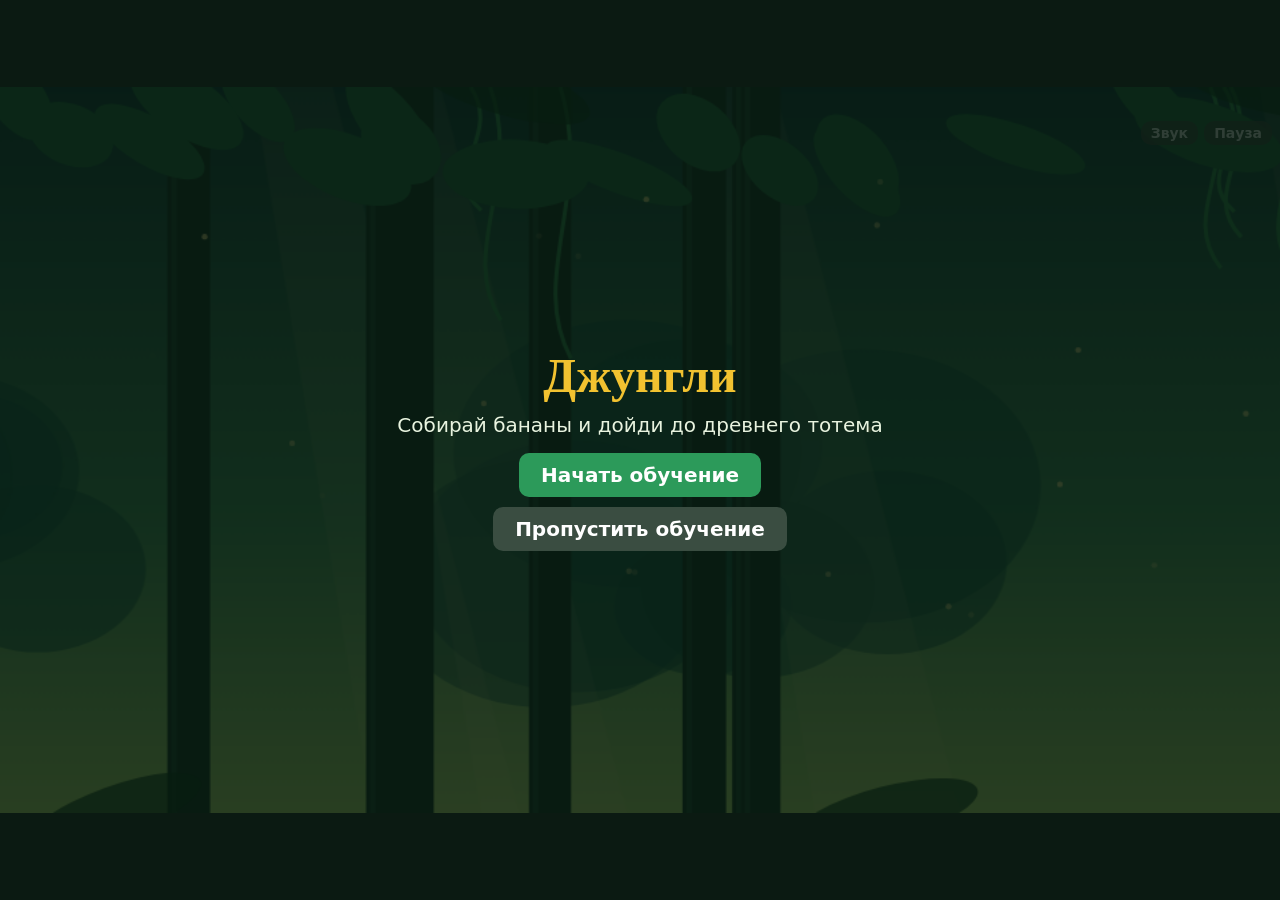
<file: jungle_2.html>
<!DOCTYPE html>
<html lang="ru"><head><meta charset="utf-8">
<meta name="viewport" content="width=device-width,initial-scale=1,viewport-fit=cover">
<title>Джунгли</title>
<style>
:root{--bg:#0b1a12;--fg:#e8f3df;--acc:#f2c230;box-sizing:border-box;padding-top:env(safe-area-inset-top,0px);padding-bottom:env(safe-area-inset-bottom,0px)}
@media (prefers-color-scheme:dark){:root:not([data-theme="light"]){--bg:#08130c}}
:root[data-theme="dark"]{--bg:#08130c}
html{scroll-padding-top:env(safe-area-inset-top,0px)}
html,body{height:100%;margin:0}
body{background:var(--bg);color:var(--fg);font:16px system-ui,sans-serif;display:flex;align-items:center;justify-content:center;overflow:hidden;touch-action:none;user-select:none}
#wrap{position:relative;width:min(100vw,calc(100vh*960/544));aspect-ratio:960/544}
canvas{width:100%;height:100%;display:block}
#ov{position:absolute;inset:0;display:flex;flex-direction:column;align-items:center;justify-content:center;gap:10px;background:rgba(6,20,12,.78);text-align:center;padding:16px}
#ov h1{margin:0;font:700 clamp(26px,6vw,48px) Georgia,serif;color:var(--acc)}
#ov p{margin:0 0 6px;font-size:clamp(14px,2.4vw,20px)}
button{font:700 clamp(15px,2.6vw,20px) system-ui;padding:10px 22px;border:0;border-radius:10px;background:#2c9a5a;color:#fff;cursor:pointer}
button.s{background:#3a4d41}
#bt{position:absolute;right:8px;top:34px;display:flex;gap:6px}
#bt button{padding:4px 10px;font-size:14px;opacity:.75}
#tc{position:absolute;left:0;right:0;bottom:8px;display:none;justify-content:space-between;padding:0 12px;pointer-events:none}
#tc div{pointer-events:auto}
.tb{width:64px;height:64px;border-radius:50%;background:rgba(255,255,255,.22);color:#fff;font:700 26px/64px system-ui;text-align:center;display:inline-block;margin:0 4px}
@media (pointer:coarse){#tc{display:flex}}
</style></head><body>
<div id="wrap"><canvas id="cv"></canvas>
<div id="bt"><button id="mb" class="s">Звук</button><button id="pb" class="s">Пауза</button></div>
<div id="tc"><div><span class="tb" data-k="l">◀</span><span class="tb" data-k="r">▶</span></div><div><span class="tb" data-k="j">▲</span></div></div>
<div id="ov"></div></div>
<script>
const W=960,H=544,T=32,ROWS=17,$=i=>document.getElementById(i);
const cv=$('cv'),ctx=cv.getContext('2d'),dpr=Math.min(devicePixelRatio||1,2);
cv.width=W*dpr;cv.height=H*dpr;
const mul=a=>()=>{a|=0;a=a+0x6D2B79F5|0;let t=Math.imul(a^a>>>15,1|a);t=t+Math.imul(t^t>>>7,61|t)^t;return((t^t>>>14)>>>0)/4294967296};
/* сохранения */
let SV={lvl:1,tut:0,stars:{}};
try{Object.assign(SV,JSON.parse(localStorage.getItem('jg1')||'{}'))}catch(e){}
const save=()=>{try{localStorage.setItem('jg1',JSON.stringify(SV))}catch(e){}};
/* звук */
let ac,mute=false;
const initAudio=()=>{try{ac=ac||new(window.AudioContext||window.webkitAudioContext)();ac.resume()}catch(e){}};
function beep(f,d,ty,v,f2){if(!ac||mute)return;const o=ac.createOscillator(),g=ac.createGain(),t=ac.currentTime;o.type=ty||'square';o.frequency.setValueAtTime(f,t);if(f2)o.frequency.exponentialRampToValueAtTime(f2,t+d);g.gain.setValueAtTime(v||.05,t);g.gain.exponentialRampToValueAtTime(.0001,t+d);o.connect(g);g.connect(ac.destination);o.start();o.stop(t+d)}
/* генерация уровня */
function gen(L,off){
 const R=mul(L*7919+13+off),d=Math.max(L,1),tut=L===0,len=tut?0:Math.min(70+d*9,190);
 const g=[];for(let y=0;y<ROWS;y++)g.push(new Uint8Array(260));
 const E=[],B=[],C=[],hints=[];let x=0,gh=13,lastC=0,tot=null;
 const gmax=Math.min(4,1+Math.ceil(d/2)),espd=(.5+Math.min(d,10)*.07)*60,cpd=22+d*1.5;
 const fill=(x0,n,h)=>{for(let i=x0;i<x0+n;i++)for(let y=h;y<ROWS;y++)g[y][i]=1};
 const ban=(x0,n,yp)=>{for(let i=0;i<n;i++)B.push({x:(x0+i)*T+16,y:yp-Math.sin(i/(n-1||1)*Math.PI)*24,got:0})};
 const hint=t=>hints.push({x:x*T,t});
 const flat=(n,o)=>{o=o||{};fill(x,n,gh);
  if(o.ban&&n>=3)ban(x+1,Math.min(n-2,5),(gh-2)*T+16);
  if(n>=3&&x-lastC>cpd){C.push({x:(x+1)*T+16,y:gh*T,on:0});lastC=x}
  if(o.en)E.push({x:(x+n/2)*T,y:gh*T,d:1,a:x*T+14,b:(x+n)*T-14,v:espd,al:1});
  if(o.sp){const sx=x+(n>>1);g[gh-1][sx]=3;if(o.sp>1)g[gh-1][sx+1]=3}
  if(o.lg&&n>=5){for(let i=1;i<4;i++)g[gh-3][x+i]=2;ban(x+1,3,(gh-4)*T+16)}
  x+=n};
 const gap=w=>{if(w>=3&&R()<.6)g[gh+1][x+(w>>1)]=2;if(R()<.6)ban(x,w,(gh-3)*T+16);x+=w};
 const step=dh=>{gh=Math.max(8,Math.min(14,gh+dh))};
 flat(9);
 if(tut){hint('Беги: стрелки ← → или A D');flat(10);hint('Прыжок: пробел или ↑');gap(1);flat(6);
  hint('Держи прыжок дольше — прыгнешь выше');step(-2);flat(6);hint('Собери бананы');flat(8,{ban:1});
  hint('Прыгни на жука сверху');flat(10,{en:1});hint('Дойди до тотема — это финиш')}
 else{let k=0;while(x<len){const r=R();k++;
  if(k%5===0)flat(6,{ban:1});
  else if(r<.3)flat(3+(R()*4|0),{ban:R()<.5});
  else if(r<.56){gap(1+(R()*gmax|0));flat(3)}
  else if(r<.68){step((R()<.5?-1:1)*(1+(R()*2|0)));flat(4)}
  else if(r<.8&&d>=2)flat(6+(R()*3|0),{en:1,ban:R()<.4});
  else if(r<.9&&d>=3)flat(6,{sp:d>=6?2:1});
  else flat(6,{lg:1})}}
 flat(3);const x0=x;flat(10);tot={x:(x0+5)*T+16,y:gh*T};
 return{g,E,B,C,hints,lw:x,tot,tut,d,L}}
function ok(G){let last=-1,gp=0;for(let i=0;i<G.lw;i++){let s=-1;for(let y=0;y<ROWS;y++){const v=G.g[y][i];if(v===1||v===2){s=y;break}}
 if(s<0){if(++gp>4)return 0}else{if(last>=0&&last-s>3)return 0;gp=0;last=s}}return G.tot&&G.lw>20}
/* состояние */
let G,P,st='menu',cam=0,cp,nb=0,NB=0,K={l:0,r:0,j:0},JP=0,parts=[],hurtT=0;
const solid=(x,y)=>x<0||x>=G.lw?x<0:y<0||y>=ROWS?false:G.g[y][x]===1||G.g[y][x]===2;
function hit(p){if(p.x<11||p.x>G.lw*T-11)return 1;const x0=Math.floor((p.x-11)/T),x1=Math.floor((p.x+10.99)/T),y0=Math.floor((p.y-34)/T),y1=Math.floor((p.y-.01)/T);
 for(let y=y0;y<=y1;y++)for(let x=x0;x<=x1;x++)if(solid(x,y))return 1;return 0}
function mv(p,dx,dy){p.x+=dx;if(hit(p)){p.x-=dx;p.vx=0}
 p.y+=dy;if(hit(p)){if(dy>0){p.y=Math.floor(p.y/T)*T;p.gr=1;p.co=.1}else p.y=Math.ceil((p.y-34)/T)*T+34;p.vy=0}}
function dust(x,y,n){for(let i=0;i<n&&parts.length<60;i++)parts.push({x,y,vx:(Math.random()-.5)*90,vy:-Math.random()*60,l:.4})}
function start(L){let o=0,g=gen(L,0);while(!ok(g)&&o<20)g=gen(L,++o);G=g;
 P={x:2*T,y:13*T,vx:0,vy:0,f:1,gr:0,co:0,jb:0,jm:0,hp:3,inv:0,sq:0,t:0};
 cp={x:2*T,y:13*T};cam=0;nb=0;NB=G.B.length;parts=[];st='play';ov()}
function respawn(){P.x=cp.x;P.y=cp.y;P.vx=P.vy=0;P.inv=1.5;if(!G.tut&&--P.hp<=0)lose()}
function hurt(){if(P.inv>0)return;P.inv=1.5;P.vy=-380;P.vx=-P.f*180;beep(150,.3,'sawtooth',.08,60);if(!G.tut&&--P.hp<=0)lose()}
function lose(){st='lose';ov('Не вышло','Ты потерял все сердца. Попробуй ещё раз!',[['Заново',()=>start(G.L)]])}
function win(){st='win';beep(523,.12);setTimeout(()=>beep(659,.12),120);setTimeout(()=>beep(784,.12),240);setTimeout(()=>beep(1047,.3),360);
 const L=G.L,s=1+(nb>=.8*NB?1:0)+(P.hp===3?1:0);
 if(L===0){SV.tut=1;save();ov('Обучение пройдено!','Теперь ты готов к настоящим джунглям',[['Играть',()=>start(1)]]);return}
 SV.stars[L]=Math.max(SV.stars[L]||0,s);SV.lvl=Math.max(SV.lvl,L+1);save();
 ov('Уровень '+L+' пройден!','★'.repeat(s)+'☆'.repeat(3-s)+'  Бананы: '+nb+'/'+NB,[['Дальше',()=>start(L+1)],['Повторить',()=>start(L),'s']])}
function pause(){if(st!=='play')return;st='pause';ov('Пауза','',[['Продолжить',resume]])}
function resume(){if(st==='pause'){st='play';ov()}}
function ov(t,p,bs){const e=$('ov');if(!t){e.style.display='none';return}e.style.display='flex';e.innerHTML='';
 const h=document.createElement('h1');h.textContent=t;e.appendChild(h);if(p){const q=document.createElement('p');q.textContent=p;e.appendChild(q)}
 (bs||[]).forEach(b=>{const x=document.createElement('button');x.textContent=b[0];x.className=b[2]||'';x.onclick=()=>{initAudio();b[1]()};e.appendChild(x)})}
function menu(){st='menu';ov('Джунгли','Собирай бананы и дойди до древнего тотема',[[SV.tut?'Играть (уровень '+SV.lvl+')':'Начать обучение',()=>start(SV.tut?SV.lvl:0)]].concat(SV.tut?[]:[['Пропустить обучение',()=>{SV.tut=1;save();start(1)},'s']]))}
/* ввод */
const km={ArrowLeft:'l',KeyA:'l',ArrowRight:'r',KeyD:'r',ArrowUp:'j',KeyW:'j',Space:'j'};
addEventListener('keydown',e=>{const k=km[e.code];if(k){e.preventDefault();initAudio();if(k==='j'&&!K.j)JP=1;K[k]=1}
 else if(e.code==='Escape'||e.code==='KeyP')st==='play'?pause():resume();else if(e.code==='KeyM')mute=!mute});
addEventListener('keyup',e=>{const k=km[e.code];if(k)K[k]=0});
document.querySelectorAll('.tb').forEach(b=>{const k=b.dataset.k;b.addEventListener('pointerdown',e=>{e.preventDefault();initAudio();if(k==='j')JP=1;K[k]=1});
 ['pointerup','pointerleave','pointercancel'].forEach(n=>b.addEventListener(n,()=>K[k]=0))});
$('pb').onclick=()=>st==='play'?pause():resume();$('mb').onclick=()=>{mute=!mute;$('mb').textContent=mute?'Без звука':'Звук'};
addEventListener('blur',()=>{K.l=K.r=K.j=0;pause()});
document.addEventListener('visibilitychange',()=>{if(document.hidden)pause()});
window.onerror=()=>{st='err';ov('Что-то пошло не так','Перезапусти игру',[['Перезапустить',()=>location.reload()]])};
/* обновление */
function upd(dt){
 if(st==='menu'){cam+=dt*40;return}
 if(st!=='play')return;
 const p=P,ax=(K.r?1:0)-(K.l?1:0);p.t+=dt;
 if(ax){p.f=ax;p.vx+=ax*1600*dt}else{const f=1400*dt;p.vx=Math.abs(p.vx)<=f?0:p.vx-Math.sign(p.vx)*f}
 p.vx=Math.max(-220,Math.min(220,p.vx));
 if(JP){p.jb=.12;JP=0}p.jb-=dt;p.co-=dt;p.inv-=dt;p.sq-=dt;
 if(p.jb>0&&p.co>0){p.vy=-660;p.jb=0;p.co=0;p.jm=1;beep(420,.15,'square',.05,780)}
 if(!K.j&&p.jm&&p.vy<0){p.vy*=.45;p.jm=0}
 if(p.vy>=0)p.jm=0;
 p.vy=Math.min(p.vy+1900*dt,900);
 const was=p.gr,pv=p.vy;p.gr=0;mv(p,p.vx*dt,p.vy*dt);
 if(p.gr&&!was&&pv>300){p.sq=.12;dust(p.x,p.y,6)}
 if(p.y>ROWS*T+120){beep(120,.4,'sawtooth',.07,50);respawn()}
 const ty=Math.floor((p.y-1)/T);
 for(let tx=Math.floor((p.x-8)/T);tx<=Math.floor((p.x+8)/T);tx++)if(G.g[ty]&&G.g[ty][tx]===3&&p.y>ty*T+14)hurt();
 for(const e of G.E){if(!e.al)continue;e.x+=e.d*e.v*dt;if(e.x<e.a){e.x=e.a;e.d=1}if(e.x>e.b){e.x=e.b;e.d=-1}
  if(Math.abs(p.x-e.x)<22&&p.y>e.y-20&&p.y-34<e.y){if(p.vy>50&&p.y<e.y-8){e.al=0;p.vy=-420;beep(300,.12,'square',.06,600);dust(e.x,e.y,8)}else hurt()}}
 for(const b of G.B)if(!b.got&&Math.abs(p.x-b.x)<20&&Math.abs(p.y-17-b.y)<24){b.got=1;nb++;beep(880,.08,'triangle',.07,1320)}
 for(const c of G.C)if(!c.on&&p.x>c.x){c.on=1;cp=c;beep(660,.15,'triangle',.06)}
 if(Math.abs(p.x-G.tot.x)<24&&p.y>G.tot.y-90)win();
 const tg=Math.max(0,Math.min(G.lw*T-W,p.x-W/2+p.f*60));cam+=(tg-cam)*Math.min(1,dt*8);
 for(let i=parts.length-1;i>=0;i--){const q=parts[i];q.x+=q.vx*dt;q.y+=q.vy*dt;if((q.l-=dt)<=0)parts.splice(i,1)}
}
/* графика */
function mk(w,fn){const c=document.createElement('canvas');c.width=w;c.height=H;fn(c.getContext('2d'));return c}
const far=mk(1920,x=>{const R=mul(5);x.fillStyle='rgba(20,90,70,.55)';for(let i=0;i<26;i++){const cx=R()*1920,cy=250+R()*140,r=50+R()*60;[0,-1920,1920].forEach(o=>{x.beginPath();x.ellipse(cx+o,cy,r*1.3,r,0,0,7);x.fill()})}
 x.fillStyle='rgba(255,240,170,.08)';for(let i=0;i<7;i++){const a=R()*1800;x.beginPath();x.moveTo(a,0);x.lineTo(a+60,0);x.lineTo(a+200,H);x.lineTo(a+90,H);x.fill()}});
const mid=mk(1920,x=>{const R=mul(9);for(let i=0;i<14;i++){const cx=60+R()*1800,w=18+R()*16;x.fillStyle='#143626';x.fillRect(cx,0,w,H);x.fillStyle='#1d4a34';x.fillRect(cx+3,0,4,H)}
 x.strokeStyle='#2f8a4e';x.lineWidth=3;for(let i=0;i<22;i++){const vx=R()*1900,l=80+R()*180;x.beginPath();x.moveTo(vx,0);x.bezierCurveTo(vx+25,l*.4,vx-25,l*.7,vx+8,l);x.stroke()}
 x.fillStyle='#1f6a3f';for(let i=0;i<30;i++){x.beginPath();x.ellipse(R()*1920,R()*70,30+R()*30,14+R()*12,R(),0,7);x.fill()}});
const SK=ctx.createLinearGradient(0,0,0,H);SK.addColorStop(0,'#0f3d3a');SK.addColorStop(.6,'#3f8f5a');SK.addColorStop(1,'#a8d86e');
const FF=(r=>Array.from({length:26},(_,i)=>({x:r()*W,y:80+r()*350,p:i})))(mul(3));
const lay=(l,f)=>{const o=-((cam*f)%1920);ctx.drawImage(l,o,0,1920,H);ctx.drawImage(l,o+1920,0,1920,H)};
function tiles(){const c=ctx,g=G.g,x0=Math.max(0,Math.floor(cam/T)),x1=Math.min(G.lw-1,x0+31);
 for(let ty=0;ty<ROWS;ty++)for(let tx=x0;tx<=x1;tx++){const v=g[ty][tx];if(!v)continue;const X=tx*T-cam,Y=ty*T;
  if(v===3){c.fillStyle='#dcdccb';for(let i=0;i<3;i++){c.beginPath();c.moveTo(X+i*10.7,Y+T);c.lineTo(X+i*10.7+5.3,Y+10);c.lineTo(X+i*10.7+10.7,Y+T);c.fill()}continue}
  c.fillStyle=v===1?'#6b4a2b':'#7a5530';c.fillRect(X,Y,T,T);
  c.fillStyle='rgba(0,0,0,.18)';c.fillRect(X+((tx*13+ty*7)%22),Y+12+((tx*5+ty*11)%14),5,3);
  const up=ty>0?g[ty-1][tx]:0;
  if(up!==1&&up!==2){c.fillStyle='#2e8b57';c.fillRect(X,Y,T,8);c.fillStyle='#a8d86e';c.fillRect(X,Y,T,3);c.fillStyle='#2e8b57';
   for(let i=0;i<3;i++){const bx=X+4+i*10+(tx*3%4);c.beginPath();c.moveTo(bx,Y);c.lineTo(bx+3,Y-4-(tx+i)%3*2);c.lineTo(bx+6,Y);c.fill()}}}}
function drawP(){const p=P,c=ctx;if(p.inv>0&&Math.floor(p.inv*12)%2)return;
 const sp=Math.abs(p.vx)/220,w=p.gr?Math.sin(p.t*14)*.8*sp:0,id=Math.sin(p.t*3),air=!p.gr,up=p.vy<0,sq=Math.max(p.sq,0);
 c.save();c.translate(p.x-cam,p.y);c.scale(p.f*(1+sq*1.5),1-sq*1.5);
 const leg=(x,a)=>{c.save();c.translate(x,-14);c.rotate(a);c.fillStyle='#4a3520';c.fillRect(-3,0,6,13);c.fillStyle='#2b1d12';c.fillRect(-3,11,9,4);c.restore()};
 const arm=a=>{c.save();c.translate(0,-28+id*.5);c.rotate(a);c.fillStyle='#e0a878';c.fillRect(-2.5,0,5,13);c.restore()};
 leg(-3,air?(up?-.6:.5):w);leg(3,air?(up?.5:-.5):-w);
 c.fillStyle='#8a5a2b';c.beginPath();c.roundRect(-14,-30+id*.5,8,14,3);c.fill();
 c.fillStyle='#3aa060';c.beginPath();c.roundRect(-8,-31+id*.5,16,18,4);c.fill();c.fillStyle='#e8dcae';c.fillRect(-2,-31+id*.5,4,18);
 arm(air?(up?-2.6:-1.6):-w*1.2);
 c.fillStyle='#e0a878';c.beginPath();c.arc(1,-37+id*.5,7.5,0,7);c.fill();
 c.fillStyle='#222';c.beginPath();c.arc(4,-37+id*.5,1.5,0,7);c.fill();
 c.fillStyle='#c9a45a';c.beginPath();c.ellipse(1,-42+id*.5,11,3,0,0,7);c.fill();
 c.fillStyle='#d9b56a';c.beginPath();c.arc(1,-42+id*.5,7,Math.PI,0);c.fill();c.fillStyle='#8a5a2b';c.fillRect(-6,-44+id*.5,14,2);
 arm(air?(up?-2.6:-1.6):w*1.2);
 c.restore()}
function render(t){const c=ctx;c.setTransform(dpr,0,0,dpr,0,0);
 c.fillStyle=SK;c.fillRect(0,0,W,H);lay(far,.2);lay(mid,.5);
 for(const f of FF){const X=(((f.x-cam*.8)%W)+W)%W,Y=f.y+Math.sin(t/700+f.p)*10;c.fillStyle='rgba(255,240,150,'+(.35+.35*Math.sin(t/400+f.p))+')';c.beginPath();c.arc(X,Y,2.2,0,7);c.fill()}
 if(G&&st!=='menu'){tiles();
  for(const b of G.B){if(b.got)continue;const X=b.x-cam;if(X<-20||X>W+20)continue;c.strokeStyle='#f2c230';c.lineWidth=5;c.lineCap='round';c.beginPath();c.arc(X,b.y+Math.sin(t/300+b.x)*3-2,8,Math.PI*1.1,Math.PI*1.9,true);c.stroke()}
  for(const k of G.C){const X=k.x-cam;c.fillStyle='#c9b79a';c.fillRect(X,k.y-44,3,44);c.fillStyle=k.on?'#5fd07f':'#f2c230';c.beginPath();c.moveTo(X+3,k.y-44);c.lineTo(X+24,k.y-36);c.lineTo(X+3,k.y-28);c.fill()}
  for(const e of G.E){if(!e.al)continue;c.save();c.translate(e.x-cam,e.y);c.scale(e.d,1);c.strokeStyle='#2a1212';c.lineWidth=2;
   for(let i=0;i<3;i++){const o=Math.sin(t/90+i*2)*3;c.beginPath();c.moveTo(-8+i*8,-6);c.lineTo(-10+i*8+o,0);c.stroke()}
   c.fillStyle='#8a2f2f';c.beginPath();c.ellipse(0,-10,14,10,0,0,7);c.fill();c.fillStyle='#3b1d1d';c.beginPath();c.arc(12,-9,5,0,7);c.fill();c.fillStyle='#fff';c.fillRect(11,-11,2,2);
   c.strokeStyle='#5c1c1c';c.beginPath();c.moveTo(0,-20);c.lineTo(0,-1);c.stroke();c.restore()}
  const o=G.tot,X=o.x-cam,gl=c.createRadialGradient(X,o.y-45,5,X,o.y-45,70);gl.addColorStop(0,'rgba(242,194,48,'+(.45+.2*Math.sin(t/300))+')');gl.addColorStop(1,'rgba(242,194,48,0)');
  c.fillStyle=gl;c.fillRect(X-80,o.y-120,160,160);c.fillStyle='#7b6a4a';c.fillRect(X-18,o.y-90,36,90);c.fillStyle='#5b4c32';c.fillRect(X-22,o.y-96,44,8);
  c.fillStyle='#f2c230';c.beginPath();c.arc(X-7,o.y-66,4,0,7);c.arc(X+7,o.y-66,4,0,7);c.fill();c.fillRect(X-8,o.y-50,16,5);c.fillRect(X-8,o.y-30,16,5);
  if(P)drawP();
  for(const q of parts){c.fillStyle='rgba(220,200,160,'+q.l*2+')';c.beginPath();c.arc(q.x-cam,q.y,3,0,7);c.fill()}}
 c.fillStyle='rgba(12,60,30,.7)';for(let i=0;i<7;i++){const X=((i*290-cam*1.3)%2030+2030)%2030-150;c.save();c.translate(X,i%2?H:0);c.rotate(i%2?-.4+i*.05:.4-i*.05);c.beginPath();c.ellipse(0,0,70,20,0,0,7);c.fill();c.restore()}
 if(G&&P&&(st==='play'||st==='pause'||st==='win'||st==='lose')){
  c.font='700 26px system-ui';c.textAlign='left';for(let i=0;i<3;i++){c.fillStyle=i<P.hp?'#e8483a':'#3a4d41';c.fillText('♥',14+i*28,34)}
  c.font='700 20px system-ui';c.textAlign='right';c.fillStyle='#f2c230';c.fillText('Бананы '+nb+'/'+NB,W-14,28);
  c.textAlign='center';c.fillStyle='#e8f3df';c.fillText(G.tut?'Обучение':'Уровень '+G.L,W/2,28);
  c.fillStyle='rgba(255,255,255,.25)';c.fillRect(W/2-100,38,200,6);c.fillStyle='#5fd07f';c.fillRect(W/2-100,38,200*Math.min(1,P.x/G.tot.x),6);
  if(G.tut){let h='';for(const k of G.hints)if(k.x<=P.x)h=k.t;if(h){c.font='700 22px system-ui';const w=c.measureText(h).width+30;c.fillStyle='rgba(6,20,12,.7)';c.beginPath();c.roundRect(W/2-w/2,64,w,38,10);c.fill();c.fillStyle='#fff';c.fillText(h,W/2,90)}}}}
/* главный цикл */
let acc=0,last=performance.now();const STEP=1/60;
function frame(now){const dt=Math.min((now-last)/1000,.1);last=now;acc+=dt;
 while(acc>=STEP){upd(STEP);acc-=STEP}render(now);requestAnimationFrame(frame)}
menu();requestAnimationFrame(frame);
</script></body></html>
</file>
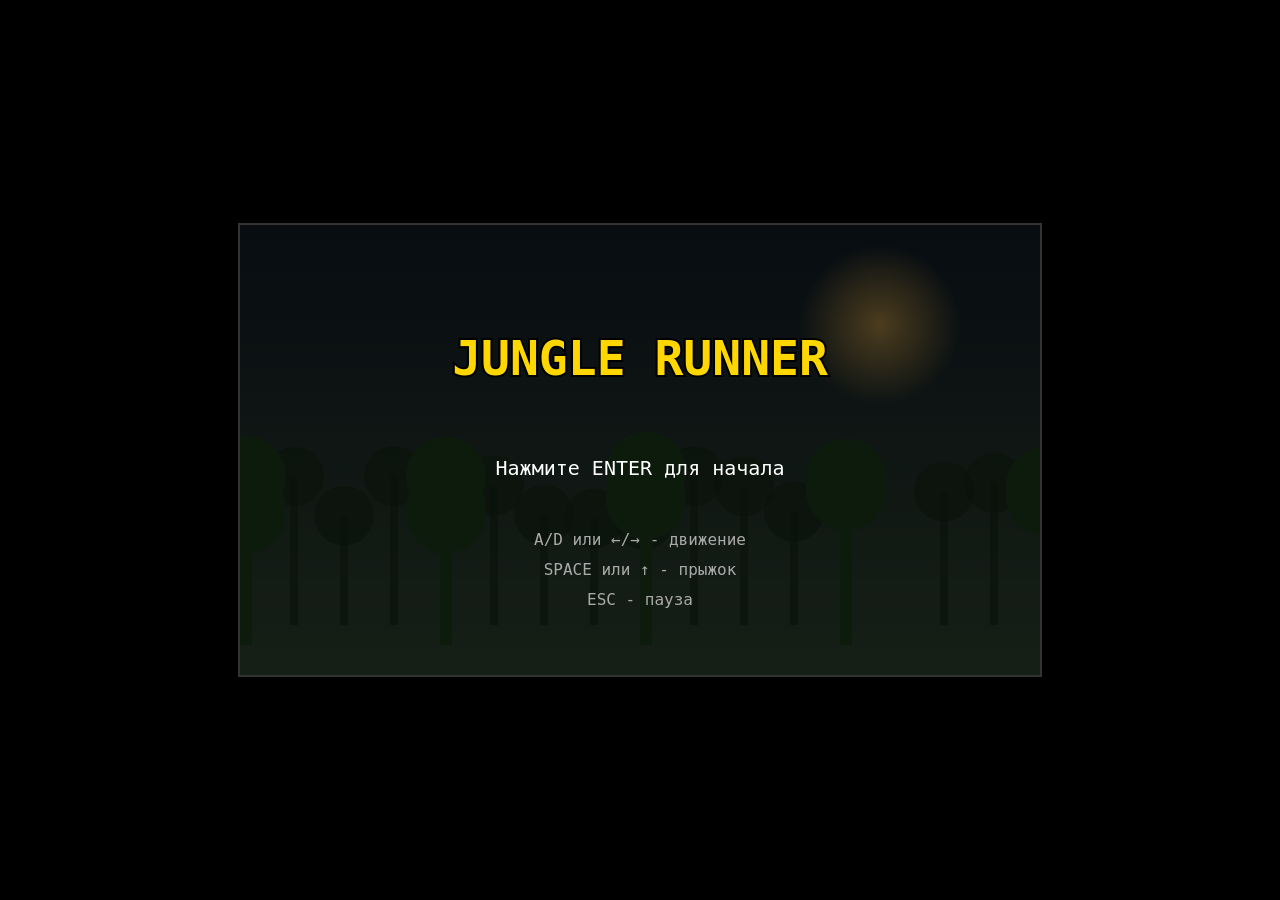
<file: jungle_platform.html>
<!DOCTYPE html>
<html lang="ru">
<head>
    <meta charset="UTF-8">
    <meta name="viewport" content="width=device-width, initial-scale=1.0">
    <title>Jungle Runner</title>
    <style>
        * { margin: 0; padding: 0; box-sizing: border-box; }
        body { 
            background: #000; 
            display: flex; 
            justify-content: center; 
            align-items: center; 
            height: 100vh; 
            overflow: hidden;
            font-family: monospace;
        }
        canvas { 
            image-rendering: pixelated;
            max-width: 100%;
            max-height: 100%;
            border: 2px solid #333;
        }
        #loading {
            position: absolute;
            color: #fff;
            font-size: 24px;
        }
    </style>
</head>
<body>
    <div id="loading">Загрузка...</div>
    <canvas id="game" width="800" height="450"></canvas>
    
    <script>
// ============================================================
// СЕКЦИЯ 1: КОНФИГУРАЦИЯ
// ============================================================
const CONFIG = {
    player: {
        maxSpeed: 250,
        acceleration: 1200,
        deceleration: 1800,
        airDeceleration: 400,
        jumpForce: -520,
        gravity: 1400,
        maxFallSpeed: 600,
        jumpCutMultiplier: 0.4,
        width: 24,
        height: 40,
        coyoteTime: 80,
        jumpBufferTime: 100
    },
    levels: {
        1: { chunks: 8, maxDiff: 1, gapMultiplier: 0.7, enemySpeed: 0, spawnRate: 0 },
        2: { chunks: 10, maxDiff: 2, gapMultiplier: 0.8, enemySpeed: 0, spawnRate: 0 },
        3: { chunks: 12, maxDiff: 3, gapMultiplier: 1.0, enemySpeed: 60, spawnRate: 0.15 },
        4: { chunks: 14, maxDiff: 4, gapMultiplier: 1.0, enemySpeed: 70, spawnRate: 0.2 },
        5: { chunks: 16, maxDiff: 5, gapMultiplier: 1.1, enemySpeed: 80, spawnRate: 0.25 },
        6: { chunks: 18, maxDiff: 6, gapMultiplier: 1.15, enemySpeed: 90, spawnRate: 0.3 },
        7: { chunks: 20, maxDiff: 7, gapMultiplier: 1.2, enemySpeed: 100, spawnRate: 0.35 },
        8: { chunks: 22, maxDiff: 8, gapMultiplier: 1.25, enemySpeed: 110, spawnRate: 0.4 },
        9: { chunks: 24, maxDiff: 9, gapMultiplier: 1.3, enemySpeed: 120, spawnRate: 0.45 },
        10: { chunks: 26, maxDiff: 10, gapMultiplier: 1.3, enemySpeed: 130, spawnRate: 0.5 }
    }
};

// ============================================================
// СЕКЦИЯ 2: УТИЛИТЫ
// ============================================================
function clamp(value, min, max) { return Math.max(min, Math.min(max, value)); }
function lerp(a, b, t) { return a + (b - a) * t; }
function seededRandom(seed) {
    const x = Math.sin(seed) * 10000;
    return x - Math.floor(x);
}
function aabbOverlap(a, b) {
    return a.x < b.x + b.w && a.x + a.w > b.x && a.y < b.y + b.h && a.y + a.h > b.y;
}

// ============================================================
// СЕКЦИЯ 3: ВВОД
// ============================================================
const keys = {};
window.addEventListener('keydown', e => {
    keys[e.code] = true;
    if (['Space', 'ArrowUp', 'ArrowDown', 'ArrowLeft', 'ArrowRight'].includes(e.code)) {
        e.preventDefault();
    }
});
window.addEventListener('keyup', e => keys[e.code] = false);

// ============================================================
// СЕКЦИЯ 4: АУДИО
// ============================================================
let audioCtx;
function initAudio() {
    if (!audioCtx) {
        audioCtx = new (window.AudioContext || window.webkitAudioContext)();
    }
}

function playJumpSound() {
    if (!audioCtx) return;
    const osc = audioCtx.createOscillator();
    const gain = audioCtx.createGain();
    osc.type = 'sine';
    osc.frequency.setValueAtTime(300, audioCtx.currentTime);
    osc.frequency.exponentialRampToValueAtTime(600, audioCtx.currentTime + 0.1);
    gain.gain.setValueAtTime(0.2, audioCtx.currentTime);
    gain.gain.exponentialRampToValueAtTime(0.01, audioCtx.currentTime + 0.1);
    osc.connect(gain);
    gain.connect(audioCtx.destination);
    osc.start();
    osc.stop(audioCtx.currentTime + 0.1);
}

function playLandSound() {
    if (!audioCtx) return;
    const bufferSize = audioCtx.sampleRate * 0.1;
    const buffer = audioCtx.createBuffer(1, bufferSize, audioCtx.sampleRate);
    const data = buffer.getChannelData(0);
    for (let i = 0; i < bufferSize; i++) {
        data[i] = (Math.random() * 2 - 1) * 0.3;
    }
    const noise = audioCtx.createBufferSource();
    noise.buffer = buffer;
    const filter = audioCtx.createBiquadFilter();
    filter.type = 'lowpass';
    filter.frequency.value = 400;
    const gain = audioCtx.createGain();
    gain.gain.setValueAtTime(0.3, audioCtx.currentTime);
    gain.gain.exponentialRampToValueAtTime(0.01, audioCtx.currentTime + 0.1);
    noise.connect(filter);
    filter.connect(gain);
    gain.connect(audioCtx.destination);
    noise.start();
}

function playCoinSound() {
    if (!audioCtx) return;
    const osc = audioCtx.createOscillator();
    const gain = audioCtx.createGain();
    osc.type = 'square';
    osc.frequency.setValueAtTime(800, audioCtx.currentTime);
    osc.frequency.setValueAtTime(1200, audioCtx.currentTime + 0.05);
    gain.gain.setValueAtTime(0.15, audioCtx.currentTime);
    gain.gain.exponentialRampToValueAtTime(0.01, audioCtx.currentTime + 0.15);
    osc.connect(gain);
    gain.connect(audioCtx.destination);
    osc.start();
    osc.stop(audioCtx.currentTime + 0.15);
}

function playDeathSound() {
    if (!audioCtx) return;
    const osc = audioCtx.createOscillator();
    const gain = audioCtx.createGain();
    osc.type = 'sawtooth';
    osc.frequency.setValueAtTime(400, audioCtx.currentTime);
    osc.frequency.exponentialRampToValueAtTime(50, audioCtx.currentTime + 0.5);
    gain.gain.setValueAtTime(0.25, audioCtx.currentTime);
    gain.gain.exponentialRampToValueAtTime(0.01, audioCtx.currentTime + 0.5);
    osc.connect(gain);
    gain.connect(audioCtx.destination);
    osc.start();
    osc.stop(audioCtx.currentTime + 0.5);
}

let ambientStarted = false;
function startAmbientMusic() {
    if (!audioCtx || ambientStarted) return;
    ambientStarted = true;
    
    const bass = audioCtx.createOscillator();
    bass.type = 'sine';
    bass.frequency.value = 80;
    const bassGain = audioCtx.createGain();
    bassGain.gain.value = 0.05;
    bass.connect(bassGain);
    bassGain.connect(audioCtx.destination);
    bass.start();
}

// ============================================================
// СЕКЦИЯ 5: ОБЪЕКТНЫЕ ПУЛЫ
// ============================================================
class ObjectPool {
    constructor(factory, initialSize = 50) {
        this.pool = [];
        this.factory = factory;
        for (let i = 0; i < initialSize; i++) {
            const obj = this.factory();
            obj.active = false;
            this.pool.push(obj);
        }
    }
    get() {
        const obj = this.pool.find(o => !o.active);
        if (obj) {
            obj.active = true;
            return obj;
        }
        const newObj = this.factory();
        newObj.active = true;
        this.pool.push(newObj);
        return newObj;
    }
    release(obj) {
        obj.active = false;
    }
}

const particlePool = new ObjectPool(() => ({
    x: 0, y: 0, vx: 0, vy: 0, life: 0, maxLife: 0, color: '#fff', size: 2, active: false
}), 200);

// ============================================================
// СЕКЦИЯ 6: ЧАНКИ УРОВНЯ
// ============================================================
const CHUNK_LIBRARY = [
    // Уровень сложности 1
    {
        width: 960,
        entryPoint: { x: 0, y: 400 },
        exitPoint: { x: 960, y: 400 },
        platforms: [
            { x: 0, y: 432, w: 960, h: 32, type: 'ground' }
        ],
        enemies: [],
        hazards: [],
        collectibles: [
            { x: 200, y: 380, type: 'coin' },
            { x: 400, y: 380, type: 'coin' },
            { x: 600, y: 380, type: 'coin' }
        ],
        difficulty: 1,
        tags: ['ground']
    },
    {
        width: 960,
        entryPoint: { x: 0, y: 400 },
        exitPoint: { x: 960, y: 400 },
        platforms: [
            { x: 0, y: 432, w: 320, h: 32, type: 'ground' },
            { x: 480, y: 432, w: 480, h: 32, type: 'ground' }
        ],
        enemies: [],
        hazards: [],
        collectibles: [
            { x: 400, y: 370, type: 'coin' }
        ],
        difficulty: 1,
        tags: ['ground', 'gap']
    },
    // Уровень сложности 2
    {
        width: 960,
        entryPoint: { x: 0, y: 400 },
        exitPoint: { x: 960, y: 336 },
        platforms: [
            { x: 0, y: 432, w: 400, h: 32, type: 'ground' },
            { x: 500, y: 368, w: 460, h: 32, type: 'ground' }
        ],
        enemies: [],
        hazards: [],
        collectibles: [
            { x: 600, y: 310, type: 'coin' }
        ],
        difficulty: 2,
        tags: ['ground', 'vertical']
    },
    {
        width: 960,
        entryPoint: { x: 0, y: 336 },
        exitPoint: { x: 960, y: 400 },
        platforms: [
            { x: 0, y: 368, w: 400, h: 32, type: 'ground' },
            { x: 500, y: 432, w: 460, h: 32, type: 'ground' }
        ],
        enemies: [],
        hazards: [],
        collectibles: [
            { x: 600, y: 380, type: 'coin' }
        ],
        difficulty: 2,
        tags: ['ground', 'vertical']
    },
    // Уровень сложности 3
    {
        width: 960,
        entryPoint: { x: 0, y: 400 },
        exitPoint: { x: 960, y: 400 },
        platforms: [
            { x: 0, y: 432, w: 960, h: 32, type: 'ground' }
        ],
        enemies: [
            { x: 400, y: 392, type: 'slime', patrolRange: 100 }
        ],
        hazards: [],
        collectibles: [
            { x: 300, y: 380, type: 'coin' },
            { x: 500, y: 380, type: 'coin' }
        ],
        difficulty: 3,
        tags: ['ground', 'enemy']
    },
    // Уровень сложности 4
    {
        width: 960,
        entryPoint: { x: 0, y: 400 },
        exitPoint: { x: 960, y: 400 },
        platforms: [
            { x: 0, y: 432, w: 300, h: 32, type: 'ground' },
            { x: 450, y: 432, w: 510, h: 32, type: 'ground' }
        ],
        enemies: [],
        hazards: [
            { x: 350, y: 416, w: 80, h: 16, type: 'spikes' }
        ],
        collectibles: [
            { x: 390, y: 360, type: 'coin' }
        ],
        difficulty: 4,
        tags: ['ground', 'hazard']
    },
    // Уровень сложности 5
    {
        width: 960,
        entryPoint: { x: 0, y: 400 },
        exitPoint: { x: 960, y: 400 },
        platforms: [
            { x: 0, y: 432, w: 200, h: 32, type: 'ground' },
            { x: 400, y: 380, w: 120, h: 20, type: 'moving', moveX: 100, moveSpeed: 50 },
            { x: 700, y: 432, w: 260, h: 32, type: 'ground' }
        ],
        enemies: [],
        hazards: [],
        collectibles: [
            { x: 460, y: 330, type: 'coin' }
        ],
        difficulty: 5,
        tags: ['ground', 'moving']
    },
    // Уровень сложности 6
    {
        width: 960,
        entryPoint: { x: 0, y: 400 },
        exitPoint: { x: 960, y: 400 },
        platforms: [
            { x: 0, y: 432, w: 300, h: 32, type: 'ground' },
            { x: 400, y: 432, w: 150, h: 32, type: 'crumbling' },
            { x: 650, y: 432, w: 310, h: 32, type: 'ground' }
        ],
        enemies: [],
        hazards: [],
        collectibles: [
            { x: 475, y: 380, type: 'coin' }
        ],
        difficulty: 6,
        tags: ['ground', 'crumbling']
    }
];

// ============================================================
// СЕКЦИЯ 7: ГЕНЕРАТОР УРОВНЕЙ
// ============================================================
function generateLevel(levelNumber) {
    const levelConfig = CONFIG.levels[Math.min(levelNumber, 10)];
    const targetChunks = levelConfig.chunks;
    const maxDifficulty = levelConfig.maxDiff;
    
    const availableChunks = CHUNK_LIBRARY.filter(c => c.difficulty <= maxDifficulty);
    const result = [];
    
    // Стартовый чанк (всегда простой)
    result.push({ ...CHUNK_LIBRARY[0], offsetX: 0 });
    
    let currentX = CHUNK_LIBRARY[0].width;
    
    for (let i = 1; i < targetChunks - 1; i++) {
        const chunk = availableChunks[Math.floor(Math.random() * availableChunks.length)];
        const offsetY = result[result.length - 1].exitPoint.y - chunk.entryPoint.y;
        
        result.push({
            ...chunk,
            offsetX: currentX,
            offsetY: offsetY
        });
        
        currentX += chunk.width;
    }
    
    // Финальный чанк с выходом
    const exitChunk = {
        width: 400,
        entryPoint: { x: 0, y: 400 },
        exitPoint: { x: 400, y: 400 },
        platforms: [
            { x: 0, y: 432, w: 400, h: 32, type: 'ground' }
        ],
        enemies: [],
        hazards: [],
        collectibles: [],
        difficulty: 1,
        tags: ['ground'],
        isExit: true,
        offsetX: currentX,
        offsetY: 0
    };
    result.push(exitChunk);
    
    return result;
}

// ============================================================
// СЕКЦИЯ 8: ИГРОК
// ============================================================
class Player {
    constructor(x, y) {
        this.x = x;
        this.y = y;
        this.vx = 0;
        this.vy = 0;
        this.width = CONFIG.player.width;
        this.height = CONFIG.player.height;
        this.grounded = false;
        this.facingLeft = false;
        this.state = 'idle';
        this.coyoteTimer = 0;
        this.jumpBufferTimer = 0;
        this.isJumping = false;
        this.hp = 3;
        this.invincibleTimer = 0;
        this.animTimer = 0;
    }
    
    update(dt) {
        this.animTimer += dt;
        
        // Горизонтальное движение
        const moveLeft = keys['ArrowLeft'] || keys['KeyA'];
        const moveRight = keys['ArrowRight'] || keys['KeyD'];
        const jumpKey = keys['Space'] || keys['ArrowUp'] || keys['KeyW'];
        
        if (moveLeft && !moveRight) {
            this.vx -= CONFIG.player.acceleration * dt;
            this.facingLeft = true;
        } else if (moveRight && !moveLeft) {
            this.vx += CONFIG.player.acceleration * dt;
            this.facingLeft = false;
        } else {
            const decel = this.grounded ? CONFIG.player.deceleration : CONFIG.player.airDeceleration;
            if (this.vx > 0) {
                this.vx -= decel * dt;
                if (this.vx < 0) this.vx = 0;
            } else if (this.vx < 0) {
                this.vx += decel * dt;
                if (this.vx > 0) this.vx = 0;
            }
        }
        
        this.vx = clamp(this.vx, -CONFIG.player.maxSpeed, CONFIG.player.maxSpeed);
        
        // Прыжок
        if (jumpKey) {
            this.jumpBufferTimer = CONFIG.player.jumpBufferTime;
        }
        
        if (this.grounded) {
            this.coyoteTimer = CONFIG.player.coyoteTime;
        } else {
            this.coyoteTimer -= dt * 1000;
        }
        
        this.jumpBufferTimer -= dt * 1000;
        
        if (this.jumpBufferTimer > 0 && this.coyoteTimer > 0) {
            this.vy = CONFIG.player.jumpForce;
            this.isJumping = true;
            this.jumpBufferTimer = 0;
            this.coyoteTimer = 0;
            playJumpSound();
            spawnDust(this.x + this.width / 2, this.y + this.height);
        }
        
        // Variable jump height
        if (!jumpKey && this.vy < 0 && this.isJumping) {
            this.vy *= CONFIG.player.jumpCutMultiplier;
            this.isJumping = false;
        }
        
        // Гравитация
        this.vy += CONFIG.player.gravity * dt;
        if (this.vy > CONFIG.player.maxFallSpeed) {
            this.vy = CONFIG.player.maxFallSpeed;
        }
        
        // Обновление состояния
        if (this.grounded) {
            if (Math.abs(this.vx) > 10) {
                this.state = 'run';
            } else {
                this.state = 'idle';
            }
        } else {
            if (this.vy < 0) {
                this.state = 'jump';
            } else {
                this.state = 'fall';
            }
        }
        
        // Неуязвимость
        if (this.invincibleTimer > 0) {
            this.invincibleTimer -= dt;
        }
    }
    
    takeDamage() {
        if (this.invincibleTimer > 0) return;
        this.hp--;
        this.invincibleTimer = 1.5;
        playDeathSound();
        screenShake(8, 0.3);
        if (this.hp <= 0) {
            gameState = 'dying';
            deathTimer = 1.5;
        }
    }
    
    draw(ctx, cameraX, cameraY) {
        const x = this.x - cameraX;
        const y = this.y - cameraY;
        const breathe = Math.sin(this.animTimer * 3) * 1;
        
        ctx.save();
        ctx.translate(x + this.width / 2, y + this.height);
        
        if (this.facingLeft) ctx.scale(-1, 1);
        
        // Мигание при неуязвимости
        if (this.invincibleTimer > 0 && Math.sin(this.animTimer * 20) > 0) {
            ctx.globalAlpha = 0.5;
        }
        
        // Ноги
        const legOffset = this.state === 'run' ? Math.sin(this.animTimer * 12) * 4 : 0;
        ctx.fillStyle = '#4a3020';
        ctx.fillRect(-8, -12 + legOffset, 6, 12);
        ctx.fillRect(2, -12 - legOffset, 6, 12);
        
        // Тело
        ctx.fillStyle = '#8b4513';
        ctx.fillRect(-10, -28 + breathe, 20, 18);
        
        // Голова
        ctx.fillStyle = '#d4a574';
        ctx.beginPath();
        ctx.arc(0, -34 + breathe, 8, 0, Math.PI * 2);
        ctx.fill();
        
        // Глаза
        ctx.fillStyle = '#000';
        ctx.fillRect(2, -36 + breathe, 2, 2);
        ctx.fillRect(6, -36 + breathe, 2, 2);
        
        // Шляпа
        ctx.fillStyle = '#6b4226';
        ctx.fillRect(-10, -44 + breathe, 20, 4);
        ctx.fillRect(-6, -50 + breathe, 12, 6);
        
        ctx.restore();
    }
}

// ============================================================
// СЕКЦИЯ 9: ВРАГИ
// ============================================================
class Slime {
    constructor(x, y, patrolRange) {
        this.x = x;
        this.y = y;
        this.startX = x;
        this.patrolRange = patrolRange;
        this.width = 28;
        this.height = 20;
        this.vx = 60;
        this.animTimer = 0;
        this.active = true;
    }
    
    update(dt) {
        this.animTimer += dt;
        this.x += this.vx * dt;
        
        if (this.x > this.startX + this.patrolRange || this.x < this.startX - this.patrolRange) {
            this.vx *= -1;
        }
    }
    
    draw(ctx, cameraX, cameraY) {
        const x = this.x - cameraX;
        const y = this.y - cameraY;
        const squish = Math.sin(this.animTimer * 4) * 2;
        
        // Тело
        ctx.fillStyle = '#4a8a3a';
        ctx.beginPath();
        ctx.ellipse(x + this.width / 2, y + this.height / 2, this.width / 2, this.height / 2 + squish, 0, 0, Math.PI * 2);
        ctx.fill();
        
        // Глаза
        ctx.fillStyle = '#000';
        ctx.fillRect(x + 8, y + 6, 3, 3);
        ctx.fillRect(x + 17, y + 6, 3, 3);
        
        // Рот
        ctx.strokeStyle = '#000';
        ctx.lineWidth = 2;
        ctx.beginPath();
        ctx.arc(x + this.width / 2, y + 12, 4, 0, Math.PI);
        ctx.stroke();
    }
    
    getBounds() {
        return { x: this.x, y: this.y, w: this.width, h: this.height };
    }
}

// ============================================================
// СЕКЦИЯ 10: ЧАСТИЦЫ
// ============================================================
function spawnDust(x, y) {
    for (let i = 0; i < 8; i++) {
        const p = particlePool.get();
        p.x = x;
        p.y = y;
        p.vx = (Math.random() - 0.5) * 100;
        p.vy = -Math.random() * 80;
        p.size = 2 + Math.random() * 2;
        p.color = '#8B7355';
        p.life = 0.4;
        p.maxLife = 0.4;
    }
}

function spawnCoinSparkle(x, y) {
    for (let i = 0; i < 10; i++) {
        const p = particlePool.get();
        p.x = x;
        p.y = y;
        p.vx = (Math.random() - 0.5) * 150;
        p.vy = (Math.random() - 0.5) * 150;
        p.size = 2 + Math.random() * 2;
        p.color = '#ffd700';
        p.life = 0.4;
        p.maxLife = 0.4;
    }
}

function updateParticles(dt) {
    particlePool.pool.forEach(p => {
        if (!p.active) return;
        p.x += p.vx * dt;
        p.y += p.vy * dt;
        p.vy += 400 * dt;
        p.life -= dt;
        if (p.life <= 0) {
            particlePool.release(p);
        }
    });
}

function drawParticles(ctx, cameraX, cameraY) {
    particlePool.pool.forEach(p => {
        if (!p.active) return;
        ctx.fillStyle = p.color;
        ctx.globalAlpha = p.life / p.maxLife;
        ctx.fillRect(p.x - cameraX, p.y - cameraY, p.size, p.size);
    });
    ctx.globalAlpha = 1;
}

// ============================================================
// СЕКЦИЯ 11: КАМЕРА И ЭФФЕКТЫ
// ============================================================
let cameraX = 0;
let cameraY = 0;
let screenShakeAmount = 0;
let screenShakeTimer = 0;

function screenShake(amount, duration) {
    screenShakeAmount = amount;
    screenShakeTimer = duration;
}

function updateCamera(dt, player) {
    const targetX = player.x - canvas.width / 2 + player.width / 2;
    const targetY = player.y - canvas.height / 2 + player.height / 2;
    
    cameraX = lerp(cameraX, targetX, 5 * dt);
    cameraY = lerp(cameraY, targetY, 5 * dt);
    
    if (screenShakeTimer > 0) {
        screenShakeTimer -= dt;
        cameraX += (Math.random() - 0.5) * screenShakeAmount;
        cameraY += (Math.random() - 0.5) * screenShakeAmount;
    }
}

// ============================================================
// СЕКЦИЯ 12: РЕНДЕРИНГ ФОНА (ПАРАЛЛАКС)
// ============================================================
function drawBackground(ctx) {
    // Небо (градиент)
    const gradient = ctx.createLinearGradient(0, 0, 0, canvas.height);
    gradient.addColorStop(0, '#1a2a3a');
    gradient.addColorStop(1, '#4a6a4a');
    ctx.fillStyle = gradient;
    ctx.fillRect(0, 0, canvas.width, canvas.height);
    
    // Солнце
    const sunX = canvas.width * 0.8 - cameraX * 0.05;
    const sunGradient = ctx.createRadialGradient(sunX, 100, 0, sunX, 100, 80);
    sunGradient.addColorStop(0, 'rgba(255, 204, 102, 1)');
    sunGradient.addColorStop(1, 'rgba(255, 204, 102, 0)');
    ctx.fillStyle = sunGradient;
    ctx.fillRect(sunX - 80, 20, 160, 160);
    
    // Дальние деревья (слой 1)
    ctx.fillStyle = 'rgba(30, 61, 30, 0.6)';
    for (let i = 0; i < 20; i++) {
        const x = (i * 150 - cameraX * 0.2) % (canvas.width + 300) - 150;
        const height = 100 + seededRandom(i) * 50;
        ctx.fillRect(x, canvas.height - height - 50, 8, height);
        ctx.beginPath();
        ctx.arc(x + 4, canvas.height - height - 50, 30, 0, Math.PI * 2);
        ctx.fill();
    }
    
    // Средние деревья (слой 2)
    ctx.fillStyle = '#2d5a2d';
    for (let i = 0; i < 15; i++) {
        const x = (i * 200 - cameraX * 0.5) % (canvas.width + 400) - 200;
        const height = 120 + seededRandom(i + 100) * 60;
        ctx.fillRect(x, canvas.height - height - 30, 12, height);
        ctx.beginPath();
        ctx.arc(x + 6, canvas.height - height - 30, 40, 0, Math.PI * 2);
        ctx.fill();
    }
}

function drawForeground(ctx) {
    // Ближние кусты (слой 4)
    ctx.fillStyle = 'rgba(58, 122, 58, 0.7)';
    for (let i = 0; i < 10; i++) {
        const x = (i * 250 - cameraX * 1.3) % (canvas.width + 500) - 250;
        ctx.beginPath();
        ctx.arc(x, canvas.height - 20, 30, 0, Math.PI * 2);
        ctx.fill();
    }
}

// ============================================================
// СЕКЦИЯ 13: РЕНДЕРИНГ УРОВНЯ
// ============================================================
function drawLevel(ctx, level) {
    level.forEach(chunk => {
        const offsetX = chunk.offsetX || 0;
        const offsetY = chunk.offsetY || 0;
        
        // Платформы
        chunk.platforms.forEach(p => {
            const px = p.x + offsetX - cameraX;
            const py = p.y + offsetY - cameraY;
            
            if (px + p.w < 0 || px > canvas.width) return; // Culling
            
            if (p.type === 'ground') {
                // Земля
                ctx.fillStyle = '#5a3a1a';
                ctx.fillRect(px, py, p.w, p.h);
                // Трава сверху
                ctx.fillStyle = '#4a8a3a';
                ctx.fillRect(px, py, p.w, 4);
                // Травинки
                ctx.strokeStyle = '#4a8a3a';
                ctx.lineWidth = 2;
                for (let i = 0; i < p.w; i += 10) {
                    ctx.beginPath();
                    ctx.moveTo(px + i, py);
                    ctx.lineTo(px + i, py - 4);
                    ctx.stroke();
                }
            } else if (p.type === 'crumbling') {
                ctx.fillStyle = p.shaking ? '#7a5a3a' : '#5a3a1a';
                ctx.fillRect(px, py, p.w, p.h);
                // Трещины
                ctx.strokeStyle = '#3a2a1a';
                ctx.lineWidth = 2;
                ctx.beginPath();
                ctx.moveTo(px + 20, py);
                ctx.lineTo(px + 30, py + p.h);
                ctx.stroke();
                ctx.beginPath();
                ctx.moveTo(px + p.w - 30, py);
                ctx.lineTo(px + p.w - 20, py + p.h);
                ctx.stroke();
            } else if (p.type === 'moving') {
                ctx.fillStyle = '#6b4226';
                ctx.fillRect(px, py, p.w, p.h);
                // Кольца бревна
                ctx.strokeStyle = '#4a3020';
                ctx.lineWidth = 2;
                ctx.beginPath();
                ctx.arc(px + 10, py + p.h / 2, 5, 0, Math.PI * 2);
                ctx.stroke();
                ctx.beginPath();
                ctx.arc(px + p.w - 10, py + p.h / 2, 5, 0, Math.PI * 2);
                ctx.stroke();
            }
        });
        
        // Шипы
        chunk.hazards.forEach(h => {
            if (h.type === 'spikes') {
                const hx = h.x + offsetX - cameraX;
                const hy = h.y + offsetY - cameraY;
                
                if (hx + h.w < 0 || hx > canvas.width) return;
                
                ctx.fillStyle = '#8a8a8a';
                for (let i = 0; i < h.w; i += 10) {
                    ctx.beginPath();
                    ctx.moveTo(hx + i, hy + h.h);
                    ctx.lineTo(hx + i + 5, hy);
                    ctx.lineTo(hx + i + 10, hy + h.h);
                    ctx.closePath();
                    ctx.fill();
                }
            }
        });
        
        // Монеты
        chunk.collectibles.forEach(c => {
            if (c.collected) return;
            
            const cx = c.x + offsetX - cameraX;
            const cy = c.y + offsetY - cameraY;
            
            if (cx < -20 || cx > canvas.width + 20) return;
            
            if (c.type === 'coin') {
                const rotation = Math.sin(Date.now() / 200) * 0.3;
                ctx.save();
                ctx.translate(cx, cy);
                ctx.scale(Math.cos(rotation), 1);
                
                ctx.shadowBlur = 10;
                ctx.shadowColor = '#ffd700';
                ctx.fillStyle = '#ffd700';
                ctx.beginPath();
                ctx.arc(0, 0, 8, 0, Math.PI * 2);
                ctx.fill();
                
                ctx.shadowBlur = 0;
                ctx.fillStyle = '#ffed4e';
                ctx.beginPath();
                ctx.arc(-2, -2, 3, 0, Math.PI * 2);
                ctx.fill();
                
                ctx.restore();
            }
        });
        
        // Выход
        if (chunk.isExit) {
            const exitX = chunk.offsetX + 200 - cameraX;
            const exitY = chunk.offsetY + 350 - cameraY;
            
            ctx.fillStyle = '#ffd700';
            ctx.shadowBlur = 20;
            ctx.shadowColor = '#ffd700';
            ctx.fillRect(exitX, exitY, 40, 80);
            ctx.shadowBlur = 0;
            
            ctx.fillStyle = '#fff';
            ctx.font = 'bold 16px monospace';
            ctx.textAlign = 'center';
            ctx.fillText('EXIT', exitX + 20, exitY - 10);
        }
    });
}

// ============================================================
// СЕКЦИЯ 14: UI
// ============================================================
function drawHUD(ctx, player, score, level) {
    ctx.fillStyle = '#fff';
    ctx.strokeStyle = '#000';
    ctx.lineWidth = 3;
    ctx.font = 'bold 20px monospace';
    ctx.textAlign = 'left';
    
    // Счёт
    ctx.strokeText(`SCORE: ${score}`, 20, 30);
    ctx.fillText(`SCORE: ${score}`, 20, 30);
    
    // Уровень
    ctx.textAlign = 'center';
    ctx.strokeText(`LEVEL ${level}`, canvas.width / 2, 30);
    ctx.fillText(`LEVEL ${level}`, canvas.width / 2, 30);
    
    // HP (сердца)
    ctx.textAlign = 'right';
    for (let i = 0; i < player.hp; i++) {
        const hx = canvas.width - 30 - i * 30;
        const hy = 20;
        ctx.fillStyle = '#ff0000';
        ctx.beginPath();
        ctx.arc(hx - 5, hy, 8, 0, Math.PI * 2);
        ctx.arc(hx + 5, hy, 8, 0, Math.PI * 2);
        ctx.fill();
        ctx.beginPath();
        ctx.moveTo(hx - 13, hy);
        ctx.lineTo(hx, hy + 15);
        ctx.lineTo(hx + 13, hy);
        ctx.fill();
    }
}

function drawMenu(ctx) {
    ctx.fillStyle = 'rgba(0, 0, 0, 0.7)';
    ctx.fillRect(0, 0, canvas.width, canvas.height);
    
    ctx.fillStyle = '#ffd700';
    ctx.strokeStyle = '#000';
    ctx.lineWidth = 4;
    ctx.font = 'bold 48px monospace';
    ctx.textAlign = 'center';
    ctx.strokeText('JUNGLE RUNNER', canvas.width / 2, 150);
    ctx.fillText('JUNGLE RUNNER', canvas.width / 2, 150);
    
    ctx.fillStyle = '#fff';
    ctx.font = '20px monospace';
    ctx.fillText('Нажмите ENTER для начала', canvas.width / 2, 250);
    
    ctx.font = '16px monospace';
    ctx.fillStyle = '#aaa';
    ctx.fillText('A/D или ←/→ - движение', canvas.width / 2, 320);
    ctx.fillText('SPACE или ↑ - прыжок', canvas.width / 2, 350);
    ctx.fillText('ESC - пауза', canvas.width / 2, 380);
}

function drawPause(ctx) {
    ctx.fillStyle = 'rgba(0, 0, 0, 0.5)';
    ctx.fillRect(0, 0, canvas.width, canvas.height);
    
    ctx.fillStyle = '#fff';
    ctx.strokeStyle = '#000';
    ctx.lineWidth = 3;
    ctx.font = 'bold 36px monospace';
    ctx.textAlign = 'center';
    ctx.strokeText('ПАУЗА', canvas.width / 2, canvas.height / 2);
    ctx.fillText('ПАУЗА', canvas.width / 2, canvas.height / 2);
    
    ctx.font = '20px monospace';
    ctx.fillText('Нажмите ESC для продолжения', canvas.width / 2, canvas.height / 2 + 50);
}

function drawDeath(ctx) {
    ctx.fillStyle = 'rgba(0, 0, 0, 0.7)';
    ctx.fillRect(0, 0, canvas.width, canvas.height);
    
    ctx.fillStyle = '#ff0000';
    ctx.strokeStyle = '#000';
    ctx.lineWidth = 4;
    ctx.font = 'bold 48px monospace';
    ctx.textAlign = 'center';
    ctx.strokeText('ТЫ ПОГИБ', canvas.width / 2, canvas.height / 2 - 30);
    ctx.fillText('ТЫ ПОГИБ', canvas.width / 2, canvas.height / 2 - 30);
    
    ctx.fillStyle = '#fff';
    ctx.font = '24px monospace';
    ctx.fillText(`Счёт: ${score}`, canvas.width / 2, canvas.height / 2 + 20);
    ctx.fillText('Нажмите ENTER для рестарта', canvas.width / 2, canvas.height / 2 + 60);
}

function drawLevelComplete(ctx) {
    ctx.fillStyle = 'rgba(0, 0, 0, 0.7)';
    ctx.fillRect(0, 0, canvas.width, canvas.height);
    
    ctx.fillStyle = '#ffd700';
    ctx.strokeStyle = '#000';
    ctx.lineWidth = 4;
    ctx.font = 'bold 48px monospace';
    ctx.textAlign = 'center';
    ctx.strokeText('УРОВЕНЬ ПРОЙДЕН!', canvas.width / 2, canvas.height / 2 - 50);
    ctx.fillText('УРОВЕНЬ ПРОЙДЕН!', canvas.width / 2, canvas.height / 2 - 50);
    
    ctx.fillStyle = '#fff';
    ctx.font = '24px monospace';
    ctx.fillText(`Счёт: ${score}`, canvas.width / 2, canvas.height / 2 + 10);
    ctx.fillText('Нажмите ENTER для следующего уровня', canvas.width / 2, canvas.height / 2 + 50);
}

// ============================================================
// СЕКЦИЯ 15: ИГРОВОЕ СОСТОЯНИЕ
// ============================================================
let gameState = 'menu'; // menu, playing, paused, dying, levelComplete
let player;
let currentLevel = [];
let enemies = [];
let score = 0;
let levelNumber = 1;
let deathTimer = 0;
let levelCompleteTimer = 0;

function initGame() {
    player = new Player(100, 300);
    currentLevel = generateLevel(levelNumber);
    enemies = [];
    score = 0;
    
    // Спавн врагов
    currentLevel.forEach(chunk => {
        const offsetX = chunk.offsetX || 0;
        const offsetY = chunk.offsetY || 0;
        
        chunk.enemies.forEach(e => {
            if (e.type === 'slime') {
                enemies.push(new Slime(e.x + offsetX, e.y + offsetY, e.patrolRange));
            }
        });
    });
}

function resetLevel() {
    player = new Player(100, 300);
    currentLevel = generateLevel(levelNumber);
    enemies = [];
    
    currentLevel.forEach(chunk => {
        const offsetX = chunk.offsetX || 0;
        const offsetY = chunk.offsetY || 0;
        
        chunk.enemies.forEach(e => {
            if (e.type === 'slime') {
                enemies.push(new Slime(e.x + offsetX, e.y + offsetY, e.patrolRange));
            }
        });
        
        chunk.collectibles.forEach(c => c.collected = false);
    });
}

function nextLevel() {
    levelNumber++;
    resetLevel();
}

// ============================================================
// СЕКЦИЯ 16: ФИЗИКА И КОЛЛИЗИИ
// ============================================================
function updatePhysics(dt) {
    const wasGrounded = player.grounded;
    player.grounded = false;
    
    // Движущиеся платформы
    currentLevel.forEach(chunk => {
        const offsetX = chunk.offsetX || 0;
        const offsetY = chunk.offsetY || 0;
        
        chunk.platforms.forEach(p => {
            if (p.type === 'moving') {
                if (!p.moveTimer) p.moveTimer = 0;
                p.moveTimer += dt;
                p.currentX = p.x + Math.sin(p.moveTimer * p.moveSpeed / 100) * p.moveX;
            } else if (p.type === 'crumbling') {
                if (p.touched && !p.fallen) {
                    p.shakeTimer = (p.shakeTimer || 0) + dt;
                    p.shaking = true;
                    if (p.shakeTimer > 1) {
                        p.fallen = true;
                    }
                }
            }
        });
    });
    
    // Двигаем игрока по X
    player.x += player.vx * dt;
    
    // Коллизии по X
    currentLevel.forEach(chunk => {
        const offsetX = chunk.offsetX || 0;
        const offsetY = chunk.offsetY || 0;
        
        chunk.platforms.forEach(p => {
            if (p.fallen) return;
            
            const px = (p.currentX || p.x) + offsetX;
            const py = p.y + offsetY;
            const platform = { x: px, y: py, w: p.w, h: p.h };
            const playerBox = { x: player.x, y: player.y, w: player.width, h: player.height };
            
            if (aabbOverlap(playerBox, platform)) {
                if (player.vx > 0) {
                    player.x = px - player.width;
                } else if (player.vx < 0) {
                    player.x = px + p.w;
                }
                player.vx = 0;
            }
        });
    });
    
    // Двигаем игрока по Y
    player.y += player.vy * dt;
    
    // Коллизии по Y
    currentLevel.forEach(chunk => {
        const offsetX = chunk.offsetX || 0;
        const offsetY = chunk.offsetY || 0;
        
        chunk.platforms.forEach(p => {
            if (p.fallen) return;
            
            const px = (p.currentX || p.x) + offsetX;
            const py = p.y + offsetY;
            const platform = { x: px, y: py, w: p.w, h: p.h };
            const playerBox = { x: player.x, y: player.y, w: player.width, h: player.height };
            
            if (aabbOverlap(playerBox, platform)) {
                if (player.vy > 0) {
                    player.y = py - player.height;
                    player.grounded = true;
                    player.vy = 0;
                    
                    if (!wasGrounded) {
                        playLandSound();
                        spawnDust(player.x + player.width / 2, player.y + player.height);
                    }
                    
                    if (p.type === 'crumbling' && !p.touched) {
                        p.touched = true;
                    }
                } else if (player.vy < 0) {
                    player.y = py + p.h;
                    player.vy = 0;
                }
            }
        });
    });
    
    // Шипы
    currentLevel.forEach(chunk => {
        const offsetX = chunk.offsetX || 0;
        const offsetY = chunk.offsetY || 0;
        
        chunk.hazards.forEach(h => {
            if (h.type === 'spikes') {
                const hx = h.x + offsetX;
                const hy = h.y + offsetY;
                const hazardBox = { x: hx, y: hy, w: h.w, h: h.h };
                const playerBox = { x: player.x, y: player.y, w: player.width, h: player.height };
                
                if (aabbOverlap(playerBox, hazardBox)) {
                    player.takeDamage();
                }
            }
        });
    });
    
    // Враги
    enemies.forEach(enemy => {
        if (!enemy.active) return;
        
        const enemyBox = enemy.getBounds();
        const playerBox = { x: player.x, y: player.y, w: player.width, h: player.height };
        
        if (aabbOverlap(playerBox, enemyBox)) {
            // Прыжок на врага
            if (player.vy > 0 && player.y + player.height - enemy.y < 20) {
                enemy.active = false;
                player.vy = CONFIG.player.jumpForce * 0.7;
                score += 100;
                spawnCoinSparkle(enemy.x + enemy.width / 2, enemy.y + enemy.height / 2);
            } else {
                player.takeDamage();
            }
        }
    });
    
    // Монеты
    currentLevel.forEach(chunk => {
        const offsetX = chunk.offsetX || 0;
        const offsetY = chunk.offsetY || 0;
        
        chunk.collectibles.forEach(c => {
            if (c.collected) return;
            
            const cx = c.x + offsetX;
            const cy = c.y + offsetY;
            const coinBox = { x: cx - 8, y: cy - 8, w: 16, h: 16 };
            const playerBox = { x: player.x, y: player.y, w: player.width, h: player.height };
            
            if (aabbOverlap(playerBox, coinBox)) {
                c.collected = true;
                score += c.type === 'coin' ? 10 : 50;
                playCoinSound();
                spawnCoinSparkle(cx, cy);
            }
        });
    });
    
    // Выход
    currentLevel.forEach(chunk => {
        if (chunk.isExit) {
            const exitX = chunk.offsetX + 200;
            const exitY = chunk.offsetY + 350;
            const exitBox = { x: exitX, y: exitY, w: 40, h: 80 };
            const playerBox = { x: player.x, y: player.y, w: player.width, h: player.height };
            
            if (aabbOverlap(playerBox, exitBox)) {
                gameState = 'levelComplete';
                levelCompleteTimer = 2;
            }
        }
    });
    
    // Падение в пропасть
    if (player.y > 600) {
        player.takeDamage();
        if (player.hp > 0) {
            resetLevel();
        }
    }
}

// ============================================================
// СЕКЦИЯ 17: UPDATE
// ============================================================
function update(dt) {
    if (gameState === 'menu') {
        if (keys['Enter']) {
            initGame();
            gameState = 'playing';
            startAmbientMusic();
        }
    } else if (gameState === 'playing') {
        if (keys['Escape']) {
            gameState = 'paused';
            keys['Escape'] = false;
        }
        
        player.update(dt);
        updatePhysics(dt);
        updateCamera(dt, player);
        
        enemies.forEach(e => {
            if (e.active) e.update(dt);
        });
        
        updateParticles(dt);
    } else if (gameState === 'paused') {
        if (keys['Escape']) {
            gameState = 'playing';
            keys['Escape'] = false;
        }
    } else if (gameState === 'dying') {
        deathTimer -= dt;
        if (deathTimer <= 0) {
            if (keys['Enter']) {
                levelNumber = 1;
                resetLevel();
                gameState = 'playing';
            }
        }
    } else if (gameState === 'levelComplete') {
        levelCompleteTimer -= dt;
        if (levelCompleteTimer <= 0 && keys['Enter']) {
            nextLevel();
            gameState = 'playing';
        }
    }
}

// ============================================================
// СЕКЦИЯ 18: RENDER
// ============================================================
function render() {
    ctx.clearRect(0, 0, canvas.width, canvas.height);
    
    if (gameState === 'menu') {
        drawBackground(ctx);
        drawMenu(ctx);
    } else if (gameState === 'playing' || gameState === 'paused' || gameState === 'dying' || gameState === 'levelComplete') {
        drawBackground(ctx);
        drawLevel(ctx, currentLevel);
        
        enemies.forEach(e => {
            if (e.active) e.draw(ctx, cameraX, cameraY);
        });
        
        player.draw(ctx, cameraX, cameraY);
        drawParticles(ctx, cameraX, cameraY);
        drawForeground(ctx);
        drawHUD(ctx, player, score, levelNumber);
        
        if (gameState === 'paused') drawPause(ctx);
        if (gameState === 'dying') drawDeath(ctx);
        if (gameState === 'levelComplete') drawLevelComplete(ctx);
    }
}

// ============================================================
// СЕКЦИЯ 19: GAME LOOP
// ============================================================
const canvas = document.getElementById('game');
const ctx = canvas.getContext('2d');

let lastTime = 0;

function gameLoop(timestamp) {
    const deltaTime = (timestamp - lastTime) / 1000;
    lastTime = timestamp;
    
    const clampedDt = Math.min(deltaTime, 0.05);
    
    update(clampedDt);
    render();
    
    requestAnimationFrame(gameLoop);
}

// ============================================================
// СЕКЦИЯ 20: ИНИЦИАЛИЗАЦИЯ
// ============================================================
document.getElementById('loading').style.display = 'none';

document.addEventListener('click', () => {
    initAudio();
}, { once: true });

requestAnimationFrame(gameLoop);
    </script>
</body>
</html>
</file>
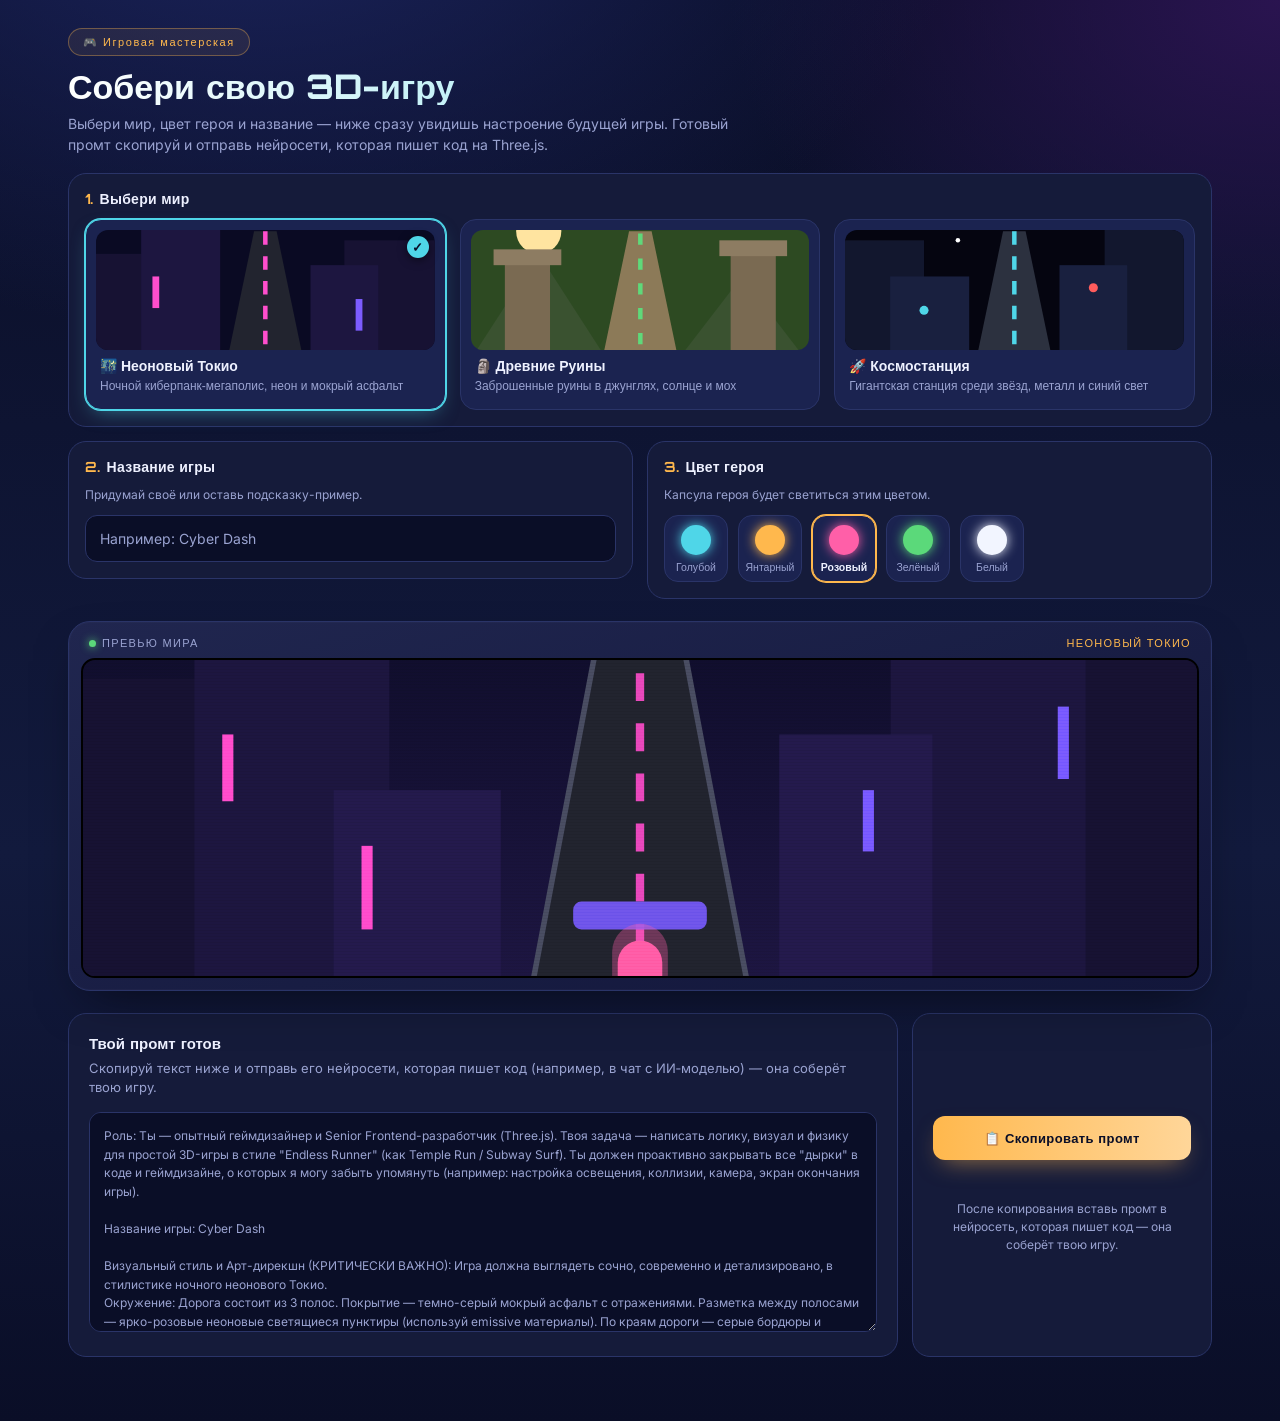
<file: subway_prompt.html>
<!DOCTYPE html>
<html lang="ru">
<head>
<meta charset="UTF-8">
<meta name="viewport" content="width=device-width, initial-scale=1.0">
<title>Собери свою 3D-игру</title>
<style>
@import url('https://fonts.googleapis.com/css2?family=Orbitron:wght@600;700;800&family=Inter:wght@400;500;600;700&display=swap');

:root{
  --bg-0:#0a0e27;
  --bg-1:#121a3d;
  --panel:#151b3a;
  --panel-2:#1b2350;
  --line:#2a3468;
  --text:#eef1ff;
  --text-dim:#9aa3d1;
  --amber:#ffb84d;
  --cyan:#4fd6e8;
  --magenta:#ff5fa8;
  --green-ok:#5bd97a;
}

*{box-sizing:border-box;}
html,body{margin:0;padding:0;}
body{
  background: radial-gradient(1200px 800px at 20% -10%, #1c2560 0%, transparent 60%),
              radial-gradient(1000px 700px at 100% 0%, #2a1450 0%, transparent 55%),
              linear-gradient(180deg, var(--bg-0), var(--bg-1) 60%, #0a0e27);
  color:var(--text);
  font-family:'Inter',sans-serif;
  min-height:100vh;
}

.page{
  max-width:1180px;
  margin:0 auto;
  padding:28px 18px 64px;
}

/* ---------- Header ---------- */
.brand{
  display:inline-flex;
  align-items:center;
  gap:8px;
  font-family:'Orbitron',sans-serif;
  font-size:11px;
  letter-spacing:.14em;
  color:var(--amber);
  background:rgba(255,184,77,0.08);
  border:1px solid rgba(255,184,77,0.35);
  border-radius:999px;
  padding:6px 14px;
  margin-bottom:12px;
}
h1{
  font-family:'Orbitron',sans-serif;
  font-weight:800;
  font-size:clamp(24px,4.5vw,34px);
  margin:0 0 8px;
  line-height:1.1;
  background:linear-gradient(90deg,#fff,var(--cyan));
  -webkit-background-clip:text;
  background-clip:text;
  -webkit-text-fill-color:transparent;
}
.subtitle{
  color:var(--text-dim);
  font-size:14px;
  line-height:1.5;
  max-width:680px;
  margin:0 0 18px;
}

/* ---------- Picker panels ---------- */
.panels-grid{
  display:grid;
  grid-template-columns:1fr;
  gap:14px;
  margin-bottom:14px;
  align-items:start;
}
.world-row{
  display:grid;
  grid-template-columns:repeat(3, 1fr);
  gap:14px;
}
.panels-grid-2{
  display:grid;
  grid-template-columns:1fr 1fr;
  gap:14px;
  margin-bottom:22px;
  align-items:start;
}
.picker{
  background:var(--panel);
  border:1px solid var(--line);
  border-radius:18px;
  padding:16px;
}
.picker h2{
  font-family:'Orbitron',sans-serif;
  font-size:14px;
  letter-spacing:.02em;
  margin:0 0 12px;
  color:var(--text);
}
.picker h2 .n{
  color:var(--amber);
  margin-right:6px;
}
.picker p.desc{
  color:var(--text-dim);
  font-size:12px;
  margin:0 0 12px;
  line-height:1.4;
}

/* world cards */
.world-card{
  position:relative;
  background:var(--panel-2);
  border:1px solid var(--line);
  border-radius:16px;
  padding:10px;
  cursor:pointer;
  transition:transform .15s ease, border-color .15s ease, box-shadow .15s ease;
  display:flex;
  flex-direction:column;
  text-align:left;
  gap:8px;
}
.world-card:hover{transform:translateY(-2px);}
.world-card .thumb{
  width:100%;
  height:120px;
  border-radius:12px;
  overflow:hidden;
  position:relative;
  flex:none;
}
.world-card .thumb svg{width:100%;height:100%;display:block;object-fit:cover;}
.world-card .name{
  font-size:14px;
  font-weight:700;
  color:var(--text);
  display:flex;
  align-items:center;
  gap:6px;
}
.world-card .tagline{
  font-size:12px;
  color:var(--text-dim);
  margin-top:4px;
  line-height:1.35;
}
.world-card .check{
  position:absolute;top:16px;right:16px;
  width:22px;height:22px;border-radius:50%;
  background:var(--cyan);color:#0a0e27;
  font-size:13px;font-weight:800;
  display:none;align-items:center;justify-content:center;
  box-shadow: 0 2px 10px rgba(0,0,0,0.5);
}
.world-card.selected{
  border-color:var(--cyan);
  box-shadow:0 0 0 1px var(--cyan), 0 8px 20px -8px rgba(79,214,232,0.5);
}
.world-card.selected .check{display:flex;}

/* hero color swatches */
.swatch-row{display:flex;gap:10px;flex-wrap:wrap;}
.swatch{
  background:var(--panel-2);
  border:1px solid var(--line);
  border-radius:14px;
  padding:9px 6px 7px;
  width:64px;
  display:flex;flex-direction:column;align-items:center;gap:6px;
  cursor:pointer;
  transition:transform .15s ease, border-color .15s ease;
}
.swatch:hover{transform:translateY(-2px);}
.swatch .dot{
  width:30px;height:30px;border-radius:50%;
  box-shadow:0 0 12px currentColor;
}
.swatch span{font-size:10.5px;color:var(--text-dim);text-align:center;line-height:1.2;}
.swatch.selected{
  border-color:var(--amber);
  box-shadow:0 0 0 1px var(--amber);
}
.swatch.selected span{color:var(--text);font-weight:600;}

/* title input */
.title-input{
  width:100%;
  background:#0a0e27;
  border:1px solid var(--line);
  border-radius:12px;
  color:var(--text);
  font-family:'Orbitron',sans-serif;
  font-size:14px;
  padding:14px 14px;
  outline:none;
  transition:border-color .15s ease;
}
.title-input::placeholder{color:var(--text-dim);font-family:'Inter',sans-serif;font-weight:400;}
.title-input:focus{border-color:var(--cyan);}

/* ---------- Live preview ---------- */
.console-wrap{
  position:relative;
  margin-bottom:22px;
  border-radius:22px;
  padding:12px;
  background:linear-gradient(160deg,#20264f,#12163a);
  border:1px solid var(--line);
  box-shadow:0 20px 50px -20px rgba(0,0,0,0.6), inset 0 0 0 1px rgba(255,255,255,0.02);
}
.console-hud{
  display:flex;justify-content:space-between;align-items:center;
  padding:2px 8px 8px;
  font-family:'Orbitron',sans-serif;
  font-size:11px;letter-spacing:.12em;color:var(--text-dim);
}
.console-hud .dot{
  display:inline-block;width:7px;height:7px;border-radius:50%;
  background:var(--green-ok);margin-right:6px;
  box-shadow:0 0 8px var(--green-ok);
  animation:pulse 1.6s ease-in-out infinite;
}
.console-hud .worldname{color:var(--amber);}
@keyframes pulse{0%,100%{opacity:1;}50%{opacity:.35;}}

.screen{
  position:relative;
  width:100%;
  height:clamp(220px,28vw,320px);
  border-radius:14px;
  overflow:hidden;
  background:#000;
  border:2px solid #000;
}
.screen svg{width:100%;height:100%;display:block;}
.screen::after{
  content:'';position:absolute;inset:0;pointer-events:none;
  background:repeating-linear-gradient(180deg, rgba(0,0,0,0.12) 0px, rgba(0,0,0,0.12) 1px, transparent 1px, transparent 3px);
  mix-blend-mode:overlay;opacity:.5;
}

/* scene animations */
.twinkle{animation:twinkle 2.4s ease-in-out infinite;}
@keyframes twinkle{0%,100%{opacity:.3;}50%{opacity:1;}}
.flicker{animation:flicker 3s ease-in-out infinite;}
@keyframes flicker{0%,42%,100%{opacity:1;}46%,54%{opacity:.4;}}
.lane-dash{animation:dashmove 1s linear infinite;}
@keyframes dashmove{to{stroke-dashoffset:-24;}}
#character{animation:bob 1.1s ease-in-out infinite;}
@keyframes bob{0%,100%{transform:translateY(0);}50%{transform:translateY(-4px);}}
#coin{animation:spin 1.6s linear infinite;}
@keyframes spin{0%{transform:scaleX(1);}50%{transform:scaleX(0.15);}100%{transform:scaleX(1);}}
.flame{animation:flame 1.2s ease-in-out infinite;}
@keyframes flame{0%,100%{transform:scaleY(1) translateY(0);}50%{transform:scaleY(1.2) translateY(-1px);}}

/* ---------- Output ---------- */
.bottom-grid{
  display:grid;grid-template-columns:1fr 300px;gap:14px;align-items:start;
}
.output{background:var(--panel);border:1px solid var(--line);border-radius:18px;padding:20px;}
.output h2{font-family:'Orbitron',sans-serif;font-size:15px;margin:0 0 6px;}
.output p.hint{color:var(--text-dim);font-size:13px;margin:0 0 14px;line-height:1.5;}
textarea{
  width:100%;min-height:220px;resize:vertical;
  background:#0a0e27;border:1px solid var(--line);border-radius:12px;
  color:var(--text-dim);font-family:'Inter',monospace;font-size:12px;line-height:1.55;
  padding:14px;
}
.actions-panel{
  background:var(--panel);border:1px solid var(--line);border-radius:18px;
  padding:20px;display:flex;flex-direction:column;justify-content:center;height:100%;
}
.copy-row{display:flex;flex-direction:column;align-items:stretch;gap:12px;}
.copy-btn{
  font-family:'Orbitron',sans-serif;font-size:13px;letter-spacing:.03em;color:#0a0e27;
  background:linear-gradient(90deg,var(--amber),#ffd699);
  border:none;border-radius:12px;padding:14px 22px;cursor:pointer;font-weight:700;
  transition:transform .12s ease;
  box-shadow:0 10px 24px -10px rgba(255,184,77,0.6);
}
.copy-btn:hover{transform:translateY(-1px);}
.copy-btn:active{transform:translateY(0);}
.feedback{font-size:13px;color:var(--green-ok);font-weight:600;opacity:0;transition:opacity .2s ease;text-align:center;}
.feedback.show{opacity:1;}
.output-note{color:var(--text-dim);font-size:12px;line-height:1.5;margin:0;text-align:center;}

@media (max-width:980px){
  .world-row{grid-template-columns:repeat(2, 1fr);}
  .panels-grid-2{grid-template-columns:1fr;}
  .bottom-grid{grid-template-columns:1fr;}
}
@media (max-width:640px){
  .world-row{grid-template-columns:1fr;}
}
</style>
</head>
<body>
<div class="page">

  <div class="brand">🎮 Игровая мастерская</div>
  <h1>Собери свою 3D-игру</h1>
  <p class="subtitle">Выбери мир, цвет героя и название — ниже сразу увидишь настроение будущей игры. Готовый промт скопируй и отправь нейросети, которая пишет код на Three.js.</p>

  <div class="panels-grid">
    <section class="picker" data-group="world">
      <h2><span class="n">1.</span>Выбери мир</h2>
      <div class="world-row" id="worldRow"></div>
    </section>
  </div>

  <div class="panels-grid-2">
    <section class="picker">
      <h2><span class="n">2.</span>Название игры</h2>
      <p class="desc">Придумай своё или оставь подсказку-пример.</p>
      <input type="text" id="titleInput" class="title-input" placeholder="">
    </section>
    <section class="picker">
      <h2><span class="n">3.</span>Цвет героя</h2>
      <p class="desc">Капсула героя будет светиться этим цветом.</p>
      <div class="swatch-row" id="heroRow"></div>
    </section>
  </div>

  <div class="console-wrap">
    <div class="console-hud">
      <span><span class="dot"></span>ПРЕВЬЮ МИРА</span>
      <span class="worldname" id="worldNameHud">НЕОНОВЫЙ ТОКИО</span>
    </div>
    <div class="screen">
      <svg id="scene" viewBox="0 0 400 240" preserveAspectRatio="xMidYMid slice" xmlns="http://www.w3.org/2000/svg">
        <defs>
          <linearGradient id="sky-tokyo" x1="0" y1="0" x2="0" y2="1">
            <stop offset="0" stop-color="#0a0a23"/><stop offset="1" stop-color="#241a4d"/>
          </linearGradient>
          <linearGradient id="sky-ruins" x1="0" y1="0" x2="0" y2="1">
            <stop offset="0" stop-color="#2d4a22"/><stop offset="1" stop-color="#7a9a4a"/>
          </linearGradient>
          <linearGradient id="sky-space" x1="0" y1="0" x2="0" y2="1">
            <stop offset="0" stop-color="#050510"/><stop offset="1" stop-color="#0e1330"/>
          </linearGradient>
        </defs>

        <!-- ===== TOKYO ===== -->
        <g id="world-tokyo">
          <rect width="400" height="240" fill="url(#sky-tokyo)"/>
          <g class="twinkle" fill="#fff" opacity=".7"><circle cx="30" cy="24" r="1"/><circle cx="70" cy="16" r="1" style="animation-delay:.5s"/><circle cx="330" cy="20" r="1" style="animation-delay:1s"/></g>
          
          <!-- buildings left (улучшено прилегание к дороге) -->
          <rect x="0" y="70" width="60" height="170" fill="#171233"/>
          <rect x="40" y="40" width="70" height="200" fill="#1d1640"/>
          <rect x="90" y="110" width="60" height="130" fill="#241a4d"/>
          
          <!-- buildings right (улучшено прилегание к дороге) -->
          <rect x="340" y="60" width="60" height="180" fill="#171233"/>
          <rect x="290" y="50" width="70" height="190" fill="#1d1640"/>
          <rect x="250" y="90" width="55" height="150" fill="#241a4d"/>
          
          <!-- neon signs -->
          <g class="flicker" fill="#ff4ecd"><rect x="50" y="90" width="4" height="24"/><rect x="100" y="130" width="4" height="30"/></g>
          <g class="flicker" fill="#7c5cff" style="animation-delay:.7s"><rect x="350" y="80" width="4" height="26"/><rect x="280" y="110" width="4" height="22"/></g>
          
          <!-- road -->
          <polygon points="150,240 250,240 216,60 184,60" fill="#22242f"/>
          <polygon points="150,240 184,60" stroke="#4a4e63" stroke-width="2" fill="none"/>
          <polygon points="250,240 216,60" stroke="#4a4e63" stroke-width="2" fill="none"/>
          <line class="lane-dash" x1="200" y1="240" x2="200" y2="60" stroke="#ff4ecd" stroke-width="3" stroke-dasharray="10 8" opacity=".9"/>
          
          <!-- obstacle -->
          <rect x="176" y="150" width="48" height="10" rx="3" fill="#7c5cff" opacity=".9"/>
          <!-- coin -->
          <g id="coin-tokyo" transform="translate(200,185)"><circle r="7" fill="#c084ff"/><circle r="7" fill="none" stroke="#f0d4ff" stroke-width="1"/></g>
        </g>

        <!-- ===== RUINS ===== -->
        <g id="world-ruins" style="display:none">
          <rect width="400" height="240" fill="url(#sky-ruins)"/>
          <circle cx="70" cy="40" r="20" fill="#ffe4a0" opacity=".9"/>
          
          <!-- pyramids and pillars (улучшено прилегание к дороге) -->
          <polygon points="-20,160 50,50 120,160" fill="#3a5230" opacity=".8"/>
          <polygon points="280,160 350,60 420,160" fill="#3a5230" opacity=".8"/>
          
          <rect x="20" y="80" width="24" height="160" fill="#7a6a52"/>
          <rect x="12" y="70" width="40" height="10" fill="#8d7c62"/>
          <rect x="90" y="110" width="60" height="130" fill="#7a6a52"/>
          <rect x="80" y="100" width="80" height="10" fill="#8d7c62"/>
          
          <rect x="350" y="70" width="24" height="170" fill="#7a6a52"/>
          <rect x="342" y="60" width="40" height="10" fill="#8d7c62"/>
          <rect x="250" y="120" width="60" height="120" fill="#7a6a52"/>
          <rect x="240" y="110" width="80" height="10" fill="#8d7c62"/>
          
          <g class="flame" fill="#ff9a3c"><polygon points="32,74 24,60 32,54 40,60"/></g>
          <g class="flame" fill="#ff9a3c" style="animation-delay:.4s"><polygon points="362,64 354,50 362,44 370,50"/></g>
          
          <!-- road -->
          <polygon points="150,240 250,240 216,60 184,60" fill="#8c7a58"/>
          <polygon points="150,240 184,60" stroke="#5f5138" stroke-width="2" fill="none"/>
          <polygon points="250,240 216,60" stroke="#5f5138" stroke-width="2" fill="none"/>
          <line class="lane-dash" x1="200" y1="240" x2="200" y2="60" stroke="#5fd97a" stroke-width="3" stroke-dasharray="8 10" opacity=".85"/>
          
          <!-- obstacle -->
          <rect x="174" y="150" width="52" height="12" rx="5" fill="#6b5a3e" opacity=".95"/>
          <!-- coin -->
          <g id="coin-ruins" transform="translate(200,185)"><circle r="7" fill="#ffd166"/><circle r="7" fill="none" stroke="#fff0c2" stroke-width="1"/></g>
        </g>

        <!-- ===== SPACE ===== -->
        <g id="world-space" style="display:none">
          <rect width="400" height="240" fill="url(#sky-space)"/>
          <g class="twinkle" fill="#fff"><circle cx="24" cy="20" r="1"/><circle cx="60" cy="40" r="1" style="animation-delay:.3s"/><circle cx="340" cy="24" r="1" style="animation-delay:.8s"/><circle cx="300" cy="50" r="1" style="animation-delay:1.1s"/></g>
          
          <!-- station parts (улучшено прилегание к дороге) -->
          <rect x="0" y="60" width="80" height="180" fill="#12172e"/>
          <rect x="50" y="90" width="60" height="150" fill="#19203f"/>
          <rect x="100" y="130" width="50" height="110" fill="#202950"/>
          
          <rect x="320" y="50" width="80" height="190" fill="#12172e"/>
          <rect x="280" y="100" width="60" height="140" fill="#19203f"/>
          <rect x="250" y="140" width="40" height="100" fill="#202950"/>
          
          <rect x="10" y="90" width="30" height="8" fill="#2b3550"/>
          <rect x="340" y="80" width="30" height="8" fill="#2b3550"/>
          <g fill="#4fd6e8" class="flicker"><circle cx="70" cy="120" r="3"/></g>
          <g fill="#ff5c5c" class="flicker" style="animation-delay:.6s"><circle cx="310" cy="130" r="3"/></g>
          
          <!-- road -->
          <polygon points="150,240 250,240 216,60 184,60" fill="#2c313f"/>
          <polygon points="150,240 184,60" stroke="#4a5468" stroke-width="2" fill="none"/>
          <polygon points="250,240 216,60" stroke="#4a5468" stroke-width="2" fill="none"/>
          <line class="lane-dash" x1="200" y1="240" x2="200" y2="60" stroke="#4fd6e8" stroke-width="3" stroke-dasharray="9 9" opacity=".9"/>
          
          <!-- obstacle -->
          <rect x="176" y="150" width="48" height="10" rx="2" fill="#ff5c5c" opacity=".9"/>
          <!-- coin -->
          <g id="coin-space" transform="translate(200,185)"><circle r="7" fill="#7fe9ff"/><circle r="7" fill="none" stroke="#d6faff" stroke-width="1"/></g>
        </g>

        <!-- ===== ground shadow + character (shared) ===== -->
        <ellipse cx="200" cy="200" rx="12" ry="3" fill="#000" opacity=".35"/>
        <g transform="translate(200, 188)">
          <g id="character">
            <rect class="char-fill" x="-8" y="-24" width="16" height="26" rx="8"/>
            <rect class="char-fill" x="-8" y="-24" width="16" height="26" rx="8" opacity=".35" transform="scale(1.25)"/>
          </g>
        </g>
      </svg>
    </div>
  </div>

  <div class="bottom-grid">
    <section class="output">
      <h2>Твой промт готов</h2>
      <p class="hint">Скопируй текст ниже и отправь его нейросети, которая пишет код (например, в чат с ИИ‑моделью) — она соберёт твою игру.</p>
      <textarea id="promptOutput" readonly></textarea>
    </section>
    <section class="actions-panel">
      <div class="copy-row">
        <button class="copy-btn" id="copyBtn">📋 Скопировать промт</button>
        <span class="feedback" id="feedback">Готово! Промт скопирован ✅</span>
        <p class="output-note">После копирования вставь промт в нейросеть, которая пишет код — она соберёт твою игру.</p>
      </div>
    </section>
  </div>

</div>

<script>
const WORLDS = [
  {
    id:'tokyo',
    label:'Неоновый Токио',
    emoji:'🌃',
    tagline:'Ночной киберпанк-мегаполис, неон и мокрый асфальт',
    heroDefault:'magenta',
    titlePlaceholder:'Например: Cyber Dash',
    promptBlock:
`Визуальный стиль и Арт-дирекшн (КРИТИЧЕСКИ ВАЖНО): Игра должна выглядеть сочно, современно и детализировано, в стилистике ночного неонового Токио.
Окружение: Дорога состоит из 3 полос. Покрытие — темно-серый мокрый асфальт с отражениями. Разметка между полосами — ярко-розовые неоновые светящиеся пунктиры (используй emissive материалы). По краям дороги — серые бордюры и тротуары.
Процедурные здания и декор: За обочинами генерируй японские небоскребы разной высоты и ширины. На зданиях сделай вертикальные неоновые вывески и рекламу с ярким фиолетовым, синим и розовым свечением (emissive). Расставь вдоль пути неоновые столбы и японские фонари.
Объекты: Препятствия — светящиеся кибер-барьеры и шлагбаумы (низкие, чтобы перепрыгнуть, и высокие, чтобы обходить). Монетки — фиолетовые светящиеся иены с metalness и emissive, которые вращаются вокруг своей оси.
Частицы: При столкновении с препятствием должен происходить взрыв из десятков разлетающихся кубических частиц неоново-розового цвета с гравитацией.
Освещение, тени и атмосфера: Сцена должна быть ночной с глубоким сине-фиолетовым небом. Используй HemisphereLight, AmbientLight для заполнения и DirectionalLight с неоновым синим оттенком. Обязательно включи castShadow и receiveShadow. Добавь Fog (туман) в цвет фона (#0a0a23), чтобы мягко скрывать генерацию дороги вдалеке. Настрой ACESFilmicToneMapping.`
  },
  {
    id:'ruins',
    label:'Древние Руины',
    emoji:'🗿',
    tagline:'Заброшенные руины в джунглях, солнце и мох',
    heroDefault:'amber',
    titlePlaceholder:'Например: Затерянный храм',
    promptBlock:
`Визуальный стиль и Арт-дирекшн (КРИТИЧЕСКИ ВАЖНО): Игра должна выглядеть сочно, атмосферно и детализировано, в стилистике заброшенных древних руин в джунглях.
Окружение: Дорога состоит из 3 полос. Покрытие — песчаная каменная плитка. Разметка между полосами — трещины с прорастающим зеленым мохом (используй emissive материалы для мягкого свечения). По краям дороги — древние каменные блоки и лианы.
Процедурные здания и декор: За обочинами генерируй древние каменные колонны, пирамиды и статуи разной высоты и ширины. На строениях сделай редкие светящиеся древние руны изумрудного и оранжевого цвета (emissive). Расставь вдоль пути факелы с живым огнем.
Объекты: Препятствия — упавшие каменные колонны и сундуки (низкие, чтобы перепрыгнуть, и высокие, чтобы обходить). Монетки — золотые древние артефакты-монеты с metalness и emissive, которые вращаются вокруг своей оси.
Частицы: При столкновении с препятствием должен происходить взрыв из десятков разлетающихся кубических частиц песчано-каменного цвета с гравитацией.
Освещение, тени и атмосфера: Сцена должна быть солнечной полуденной в джунглях. Используй HemisphereLight, AmbientLight для заполнения и DirectionalLight с теплым золотисто-солнечным оттенком. Обязательно включи castShadow и receiveShadow. Добавь Fog (туман) в цвет фона (#2d4a22), чтобы мягко скрывать генерацию дороги вдалеке. Настрой ACESFilmicToneMapping.`
  },
  {
    id:'space',
    label:'Космостанция',
    emoji:'🚀',
    tagline:'Гигантская станция среди звёзд, металл и синий свет',
    heroDefault:'cyan',
    titlePlaceholder:'Например: Star Runner',
    promptBlock:
`Визуальный стиль и Арт-дирекшн (КРИТИЧЕСКИ ВАЖНО): Игра должна выглядеть сочно, футуристично и детализировано, в стилистике гигантской космической станции.
Окружение: Дорога состоит из 3 полос. Покрытие — металлическая обшивка с решетками. Разметка между полосами — голубые светодиодные полосы (используй emissive материалы). По краям дороги — металлические отбойники и толстые кабели.
Процедурные здания и декор: За обочинами генерируй отсеки космостанции, солнечные батареи и антенны разной формы и высоты. На корпусах сделай иллюминаторы, датчики и аварийные терминалы с ярко-голубым и красным свечением (emissive). Расставь вдоль пути футуристичные лазерные стойки.
Объекты: Препятствия — лазерные перегородки и ящики с биоопасностью (низкие, чтобы перепрыгнуть, и высокие, чтобы обходить). Монетки — голубые энерго-сферы (Energy Orbs) с metalness и emissive, которые вращаются вокруг своей оси.
Частицы: При столкновении с препятствием должен происходить взрыв из десятков разлетающихся кубических частиц в виде голубых искр и плазмы с гравитацией.
Освещение, тени и атмосфера: Сцена должна быть темной космической с видом на звезды. Используй HemisphereLight, AmbientLight для заполнения и DirectionalLight с холодным белым/голубым светом. Обязательно включи castShadow и receiveShadow. Добавь Fog (туман) в цвет фона (#050510), чтобы мягко скрывать генерацию дороги вдалеке. Настрой ACESFilmicToneMapping.`
  }
];

const HERO_COLORS = [
  {id:'cyan', label:'Голубой', hex:'#4fd6e8'},
  {id:'amber', label:'Янтарный', hex:'#ffb84d'},
  {id:'magenta', label:'Розовый', hex:'#ff5fa8'},
  {id:'green', label:'Зелёный', hex:'#5bd97a'},
  {id:'white', label:'Белый', hex:'#f2f5ff'}
];

const state = {
  world: 'tokyo',
  hero: 'magenta',
  heroTouched: false,
};

// Обновленные превьюшки для карточек, чтобы декорации также плотно прилегали к дороге
function worldThumbSVG(w){
  if(w.id==='tokyo') return `<svg viewBox="0 0 150 92" preserveAspectRatio="xMidYMid slice" style="width:100%;height:100%;display:block;"><rect width="150" height="92" fill="#0a0a23"/><rect x="0" y="30" width="40" height="62" fill="#171233"/><rect x="20" y="14" width="35" height="78" fill="#1d1640"/><rect x="110" y="24" width="40" height="68" fill="#171233"/><rect x="95" y="35" width="30" height="57" fill="#1d1640"/><rect x="25" y="40" width="3" height="14" fill="#ff4ecd"/><rect x="115" y="50" width="3" height="14" fill="#7c5cff"/><polygon points="55,92 95,92 80,20 70,20" fill="#22242f"/><line x1="75" y1="92" x2="75" y2="20" stroke="#ff4ecd" stroke-width="2" stroke-dasharray="6 5"/></svg>`;
  if(w.id==='ruins') return `<svg viewBox="0 0 150 92" preserveAspectRatio="xMidYMid slice" style="width:100%;height:100%;display:block;"><rect width="150" height="92" fill="#2d4a22"/><circle cx="30" cy="20" r="10" fill="#ffe4a0"/><polygon points="-10,92 30,30 70,92" fill="#3a5230"/><polygon points="80,92 120,40 160,92" fill="#3a5230"/><rect x="15" y="34" width="20" height="58" fill="#7a6a52"/><rect x="10" y="28" width="30" height="7" fill="#8d7c62"/><rect x="115" y="30" width="20" height="62" fill="#7a6a52"/><rect x="110" y="24" width="30" height="7" fill="#8d7c62"/><polygon points="55,92 95,92 80,20 70,20" fill="#8c7a58"/><line x1="75" y1="92" x2="75" y2="20" stroke="#5fd97a" stroke-width="2" stroke-dasharray="5 6"/></svg>`;
  return `<svg viewBox="0 0 150 92" preserveAspectRatio="xMidYMid slice" style="width:100%;height:100%;display:block;"><rect width="150" height="92" fill="#050510"/><circle cx="20" cy="14" r="1" fill="#fff"/><circle cx="50" cy="24" r="1" fill="#fff"/><circle cx="120" cy="16" r="1" fill="#fff"/><rect x="0" y="24" width="35" height="68" fill="#12172e"/><rect x="20" y="40" width="35" height="52" fill="#19203f"/><rect x="115" y="18" width="35" height="74" fill="#12172e"/><rect x="95" y="35" width="30" height="57" fill="#19203f"/><circle cx="35" cy="55" r="2" fill="#4fd6e8"/><circle cx="110" cy="45" r="2" fill="#ff5c5c"/><polygon points="55,92 95,92 80,20 70,20" fill="#2c313f"/><line x1="75" y1="92" x2="75" y2="20" stroke="#4fd6e8" stroke-width="2" stroke-dasharray="6 5"/></svg>`;
}

function findWorld(id){ return WORLDS.find(w => w.id === id); }
function findHero(id){ return HERO_COLORS.find(h => h.id === id); }

// Карточки теперь отрисовываются горизонтально
document.getElementById('worldRow').innerHTML = WORLDS.map(w => `
  <button class="world-card" data-id="${w.id}" type="button">
    <div class="thumb">${worldThumbSVG(w)}</div>
    <div style="padding: 0 4px 4px;">
      <div class="name">${w.emoji} ${w.label}</div>
      <div class="tagline">${w.tagline}</div>
    </div>
    <div class="check">✓</div>
  </button>`).join('');

document.getElementById('heroRow').innerHTML = HERO_COLORS.map(h => `
  <button class="swatch" data-id="${h.id}" type="button">
    <span class="dot" style="background:${h.hex};color:${h.hex}"></span>
    <span>${h.label}</span>
  </button>`).join('');

const titleInput = document.getElementById('titleInput');

function render(){
  const world = findWorld(state.world);

  document.querySelectorAll('.world-card').forEach(btn => {
    btn.classList.toggle('selected', btn.getAttribute('data-id') === state.world);
  });
  document.querySelectorAll('.swatch').forEach(btn => {
    btn.classList.toggle('selected', btn.getAttribute('data-id') === state.hero);
  });

  ['tokyo','ruins','space'].forEach(id => {
    document.getElementById('world-' + id).style.display = state.world === id ? '' : 'none';
  });

  const heroHex = findHero(state.hero).hex;
  document.querySelectorAll('.char-fill').forEach(el => el.setAttribute('fill', heroHex));

  document.getElementById('worldNameHud').textContent = world.label.toUpperCase();
  titleInput.placeholder = world.titlePlaceholder;

  updatePrompt();
}

document.getElementById('worldRow').addEventListener('click', (e) => {
  const btn = e.target.closest('.world-card');
  if(!btn) return;
  state.world = btn.getAttribute('data-id');
  if(!state.heroTouched){
    state.hero = findWorld(state.world).heroDefault;
  }
  render();
});

document.getElementById('heroRow').addEventListener('click', (e) => {
  const btn = e.target.closest('.swatch');
  if(!btn) return;
  state.hero = btn.getAttribute('data-id');
  state.heroTouched = true;
  render();
});

titleInput.addEventListener('input', updatePrompt);

function buildPrompt(){
  const world = findWorld(state.world);
  const hero = findHero(state.hero);
  const title = titleInput.value.trim() || world.titlePlaceholder.replace('Например: ', '');

  return `Роль: Ты — опытный геймдизайнер и Senior Frontend-разработчик (Three.js). Твоя задача — написать логику, визуал и физику для простой 3D-игры в стиле "Endless Runner" (как Temple Run / Subway Surf). Ты должен проактивно закрывать все "дырки" в коде и геймдизайне, о которых я могу забыть упомянуть (например: настройка освещения, коллизии, камера, экран окончания игры).

Название игры: ${title}

${world.promptBlock}

Модель игрока: никаких внешних 3D-моделей, файлов или текстур не используется — всё создаётся кодом. Главный герой — человек-персонаж в стилистике игры. Основной цвет: ${hero.label.toLowerCase()} (${hero.hex}); добавь этим же цветом лёгкое emissive-свечение, чтобы герой гармонично вписывался в атмосферу мира. Установи playerBaseY равным начальной позиции Y персонажа.

[ТЕХНИЧЕСКИЕ ТРЕБОВАНИЯ]
— Формат: строго ОДИН файл index.html. Весь CSS, HTML и JavaScript (Three.js) — внутри этого файла.
— Никаких внешних файлов, моделей и текстур — вся геометрия, материалы и цвета создаются кодом.
— Управление: стрелки Влево/Вправо (или A/D) для смены линии движения, Пробел для прыжка.
— Логика: бесконечная генерация пути вперёд, постепенное увеличение скорости, подсчёт очков (score).
— Геймдизайн: базовое, но красивое освещение (чтобы героя было видно), тени. При столкновении с препятствием — красивый UI-экран "Game Over" с кнопкой "Restart".

Логика и геймплей:
— 3 полосы движения. Герой плавно перемещается между ними (с лёгким наклоном rotation.z при перестроении).
— Камера плавно следует за игроком сзади и чуть сверху, реагируя на смену полосы.
— Прыжок: при прыжке добавляй velocityY, применяй гравитацию. Проверка приземления: если player.position.y <= playerBaseY, то player.position.y = playerBaseY и сброс isJumping. При рестарте также устанавливай player.position.y = playerBaseY.
— Бесконечная генерация: переиспользуй (рециклинг) сегменты дороги и зданий/декора, перенося их вперёд, когда игрок их проезжает. Спавн препятствий и монет впереди (соблюдай баланс, чтобы не перегружать препятствиями игру).
— Увеличение скорости со временем до определённого лимита, начинаем медленно, чтобы успеть адаптироваться к игре.
— Подсчёт очков (зависят от пройденной дистанции и собранных монет).

Управление:
— Клавиатура: стрелки Влево/Вправо (или A/D) — смена полосы. Пробел или W/стрелка вверх — прыжок (с физикой гравитации). ВАЖНО: пробел должен корректно работать во всех состояниях — запускать игру на стартовом экране, делать прыжок во время забега и перезапускать игру на экране Game Over. На старте не должно быть блокировки клавиш.
— Мобильные устройства: слушатели touchstart/touchend для свайпов (влево/вправо — смена полосы, вверх — прыжок). Обычный тап по экрану запускает игру на старте и перезапускает при Game Over.

UI / Интерфейс:
— Поверх canvas — красивый HTML/CSS интерфейс: backdrop-filter: blur(8px), полупрозрачные плашки, скруглённые углы, жирные шрифты без засечек.
— HUD: слева — Score, по центру — счётчик монеток (с иконкой-кружком), справа — скорость (km/h).
— Game Over: полупрозрачный градиентный фон в акцентных цветах выбранного мира, крупный стильный заголовок игры, итоговый счёт и мигающая надпись "Нажми ПРОБЕЛ или тапни для рестарта".

НЕ делай экран загрузки игры. Начни просто с инструкции и отсчета 3-2-1 и начни игру

Сгенерируй только код, без лишних рассуждений.`;
}

function updatePrompt(){
  document.getElementById('promptOutput').value = buildPrompt();
}

document.getElementById('copyBtn').addEventListener('click', () => {
  const textarea = document.getElementById('promptOutput');
  const feedback = document.getElementById('feedback');
  function showFeedback(){
    feedback.classList.add('show');
    setTimeout(() => feedback.classList.remove('show'), 2200);
  }
  if(navigator.clipboard && navigator.clipboard.writeText){
    navigator.clipboard.writeText(textarea.value).then(showFeedback).catch(() => {
      textarea.select();
      document.execCommand('copy');
      showFeedback();
    });
  } else {
    textarea.select();
    document.execCommand('copy');
    showFeedback();
  }
});

render();
</script>
</body>
</html>
</file>
